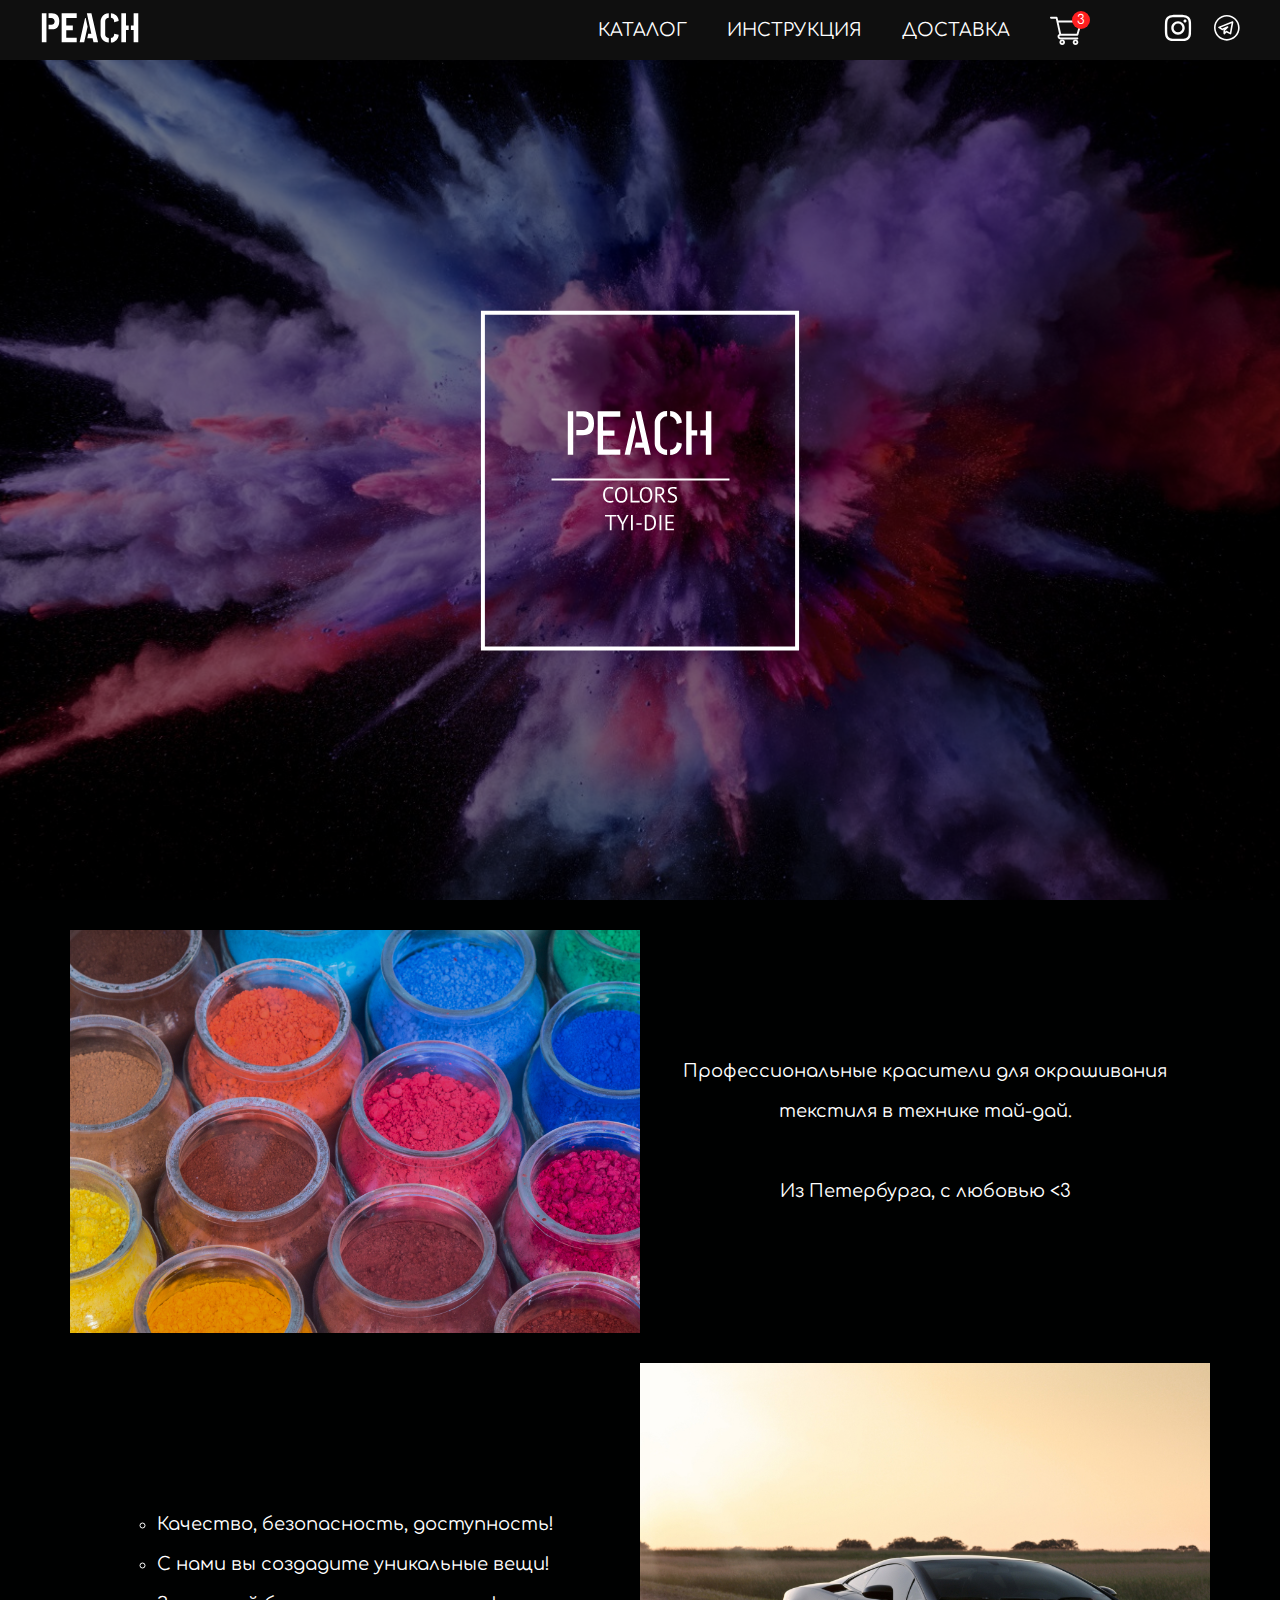
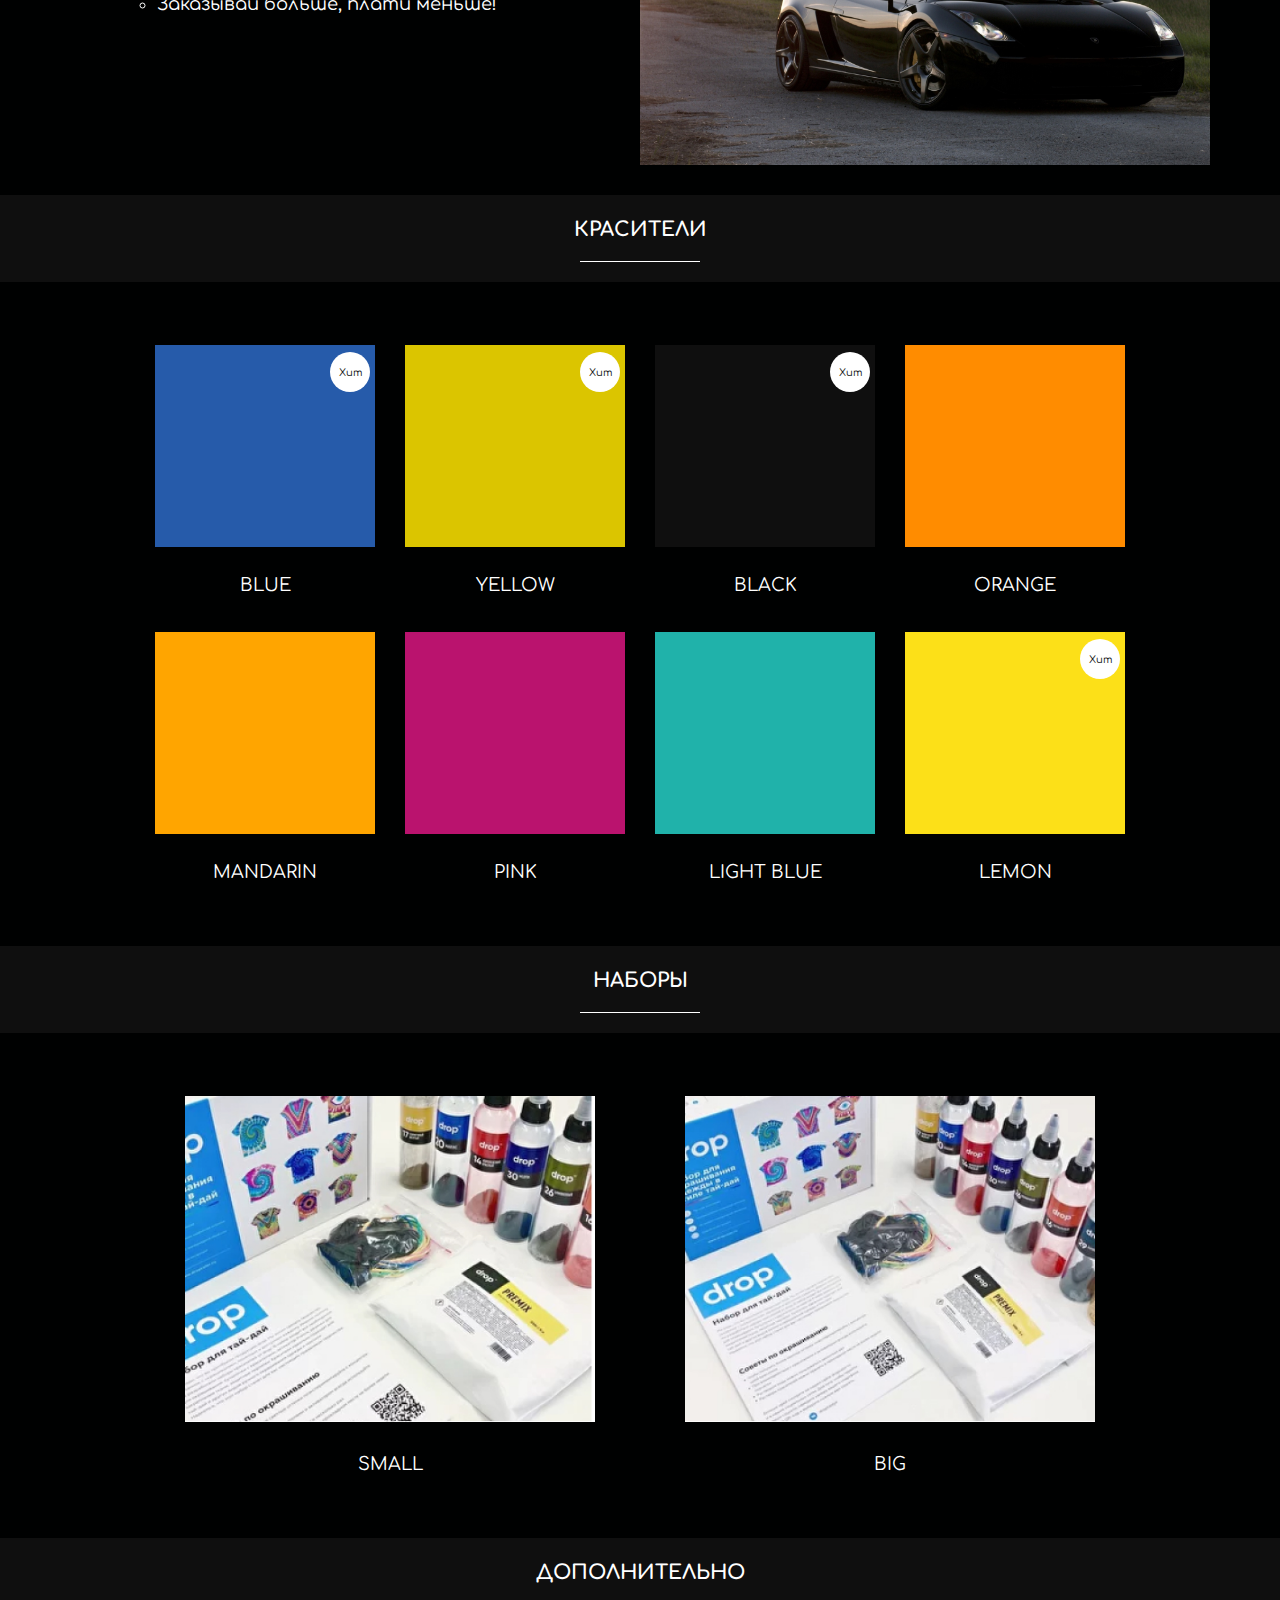
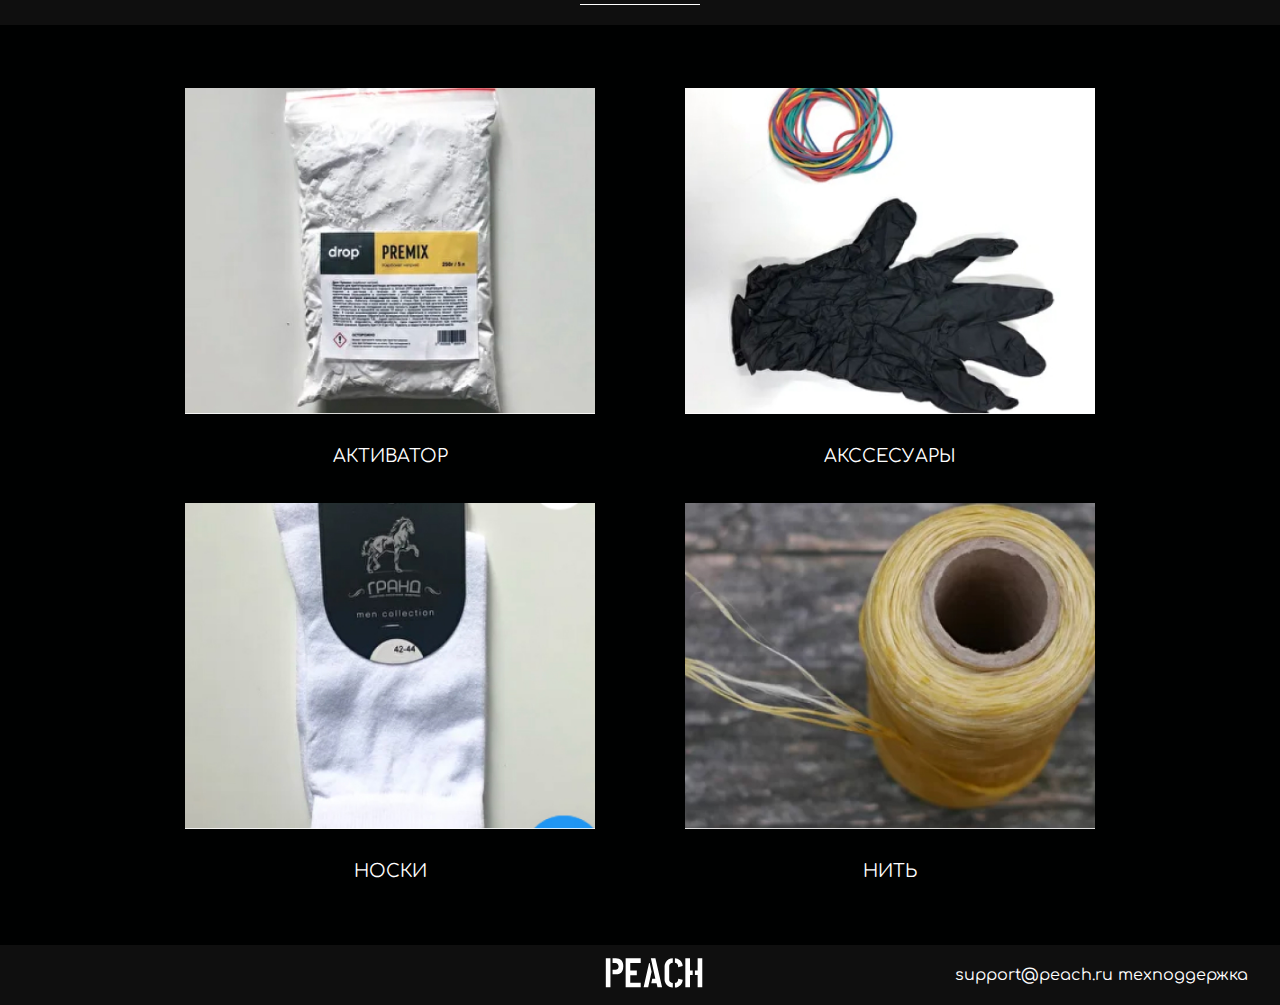
<file: index.html>
<!DOCTYPE html>
<html lang="ru">

<head>
    <meta charset="UTF-8">
    <meta name="viewport" content="width=device-width, initial-scale=1.0">
    <link href="https://fonts.googleapis.com/css2?family=Comfortaa:wght@400;700&display=swap" rel="stylesheet">
    <link rel="stylesheet" href="https://unpkg.com/swiper/swiper-bundle.min.css" />
    <link rel="stylesheet" href="css/style.css">
    <script src="https://unpkg.com/swiper/swiper-bundle.min.js" defer></script>
    <script src="./script/scroll.js" defer></script>
    <script src="./script/swiper.js" defer></script>
    <script src="script/index.js" type="module" defer></script>

    <title>Petch - Главная страница</title>
</head>

<body>
    <header class="header">
        <div class="header-block">
            <a href="index.html" class="header-block__logo">
                <svg class="icon">
                    <use xlink:href="image/icons/icons.svg#logo-menu"></use>
                </svg>
            </a>
            <nav class="header-nav">
                <div class="header-nav__menu">
                    <a href="#catalog" id="scroll" class="header-nav__link">Каталог</a>
                    <a href="./instruction.html" class="header-nav__link">Инструкция</a>
                    <a href="./delivery.html" class="header-nav__link">Доставка</a>
                    <a href="./shopping-cart.html" class="header-nav__link link-shopping-cart">
                        <img src="./image/icons/shopping-cart.svg" alt="" class="icon-shopping-cart">
                        <span class="number-shopping-cart">3</span>
                    </a>
                </div>
                <div class="header-nav__social">
                    <a href="#" class="header-nav__social-link">
                        <svg class="icon" width="30" height="30">
                            <use xlink:href="image/icons/icons.svg#instagram"></use>
                        </svg>
                    </a>
                    <a href="#" class="header-nav__social-link">
                        <svg class="icon" width="26" height="30">
                            <use xlink:href="image/icons/icons.svg#telegram"></use>
                        </svg>
                    </a>
                </div>
            </nav>

            <div class="mobail-menu">
                <span class="mobail-menu__btn"></span>
            </div>
        </div>
    </header>
    <section class="hero">
        <svg class="icon hero__logo">
            <use xlink:href="image/icons/icons.svg#logo"></use>
        </svg>
    </section>

    <section class="about">
        <div class="about-block">
            <img src="image/about/01.jpg" alt="" class="about-block__img">
            <div class="about-block__text">
                <p class="about-block__description">
                    Профессиональные красители для окрашивания текстиля в технике тай-дай.
                    <br><br>
                    Из Петербурга, с любовью &#60;3
                </p>
            </div>
        </div>
        <div class="about-block">
            <img src="image/about/02.jpg" alt="" class="about-block__img">
            <div class="about-block__text">
                <ul class="about-block__list">
                    <li class="about-block__item">Качество, безопасность, доступность!</li>
                    <li class="about-block__item">С нами вы создадите уникальные вещи!</li>
                    <li class="about-block__item">Заказывай больше, плати меньше!</li>
                </ul>
            </div>
        </div>
    </section>

    <section id="catalog" class="catalog dyes">
        <h2 class="catalog__title">КРАСИТЕЛИ</h2>
        <div class="catalog__cads">
            <div class="catalog__card dyes__card" data-color="#265baa">
                <span class="dyes__hit">Хит</span>
                <div class="catalog__img dyes__img"></div>
                <span class="catalog__text">BLUE</span>
            </div>

            <div class="catalog__card dyes__card" data-color="#dbc500">
                <span class="dyes__hit">Хит</span>
                <div class="catalog__img dyes__img"></div>
                <span class="catalog__text">YELLOW</span>
            </div>

            <div class="catalog__card dyes__card" data-color="#0F0F0F">
                <span class="dyes__hit">Хит</span>
                <div class="catalog__img dyes__img"></div>
                <span class="catalog__text">BLACK</span>
            </div>

            <div class="catalog__card dyes__card" data-color="#FF8C00">
                <span class="dyes__hit hide">Хит</span>
                <div class="catalog__img dyes__img"></div>
                <span class="catalog__text">ORANGE</span>
            </div>

            <div class="catalog__card dyes__card" data-color="#FFA500">
                <span class="dyes__hit hide">Хит</span>
                <div class="catalog__img dyes__img"></div>
                <span class="catalog__text">MANDARIN</span>
            </div>

            <div class="catalog__card dyes__card" data-color="#ba136e">
                <span class="dyes__hit hide">Хит</span>
                <div class="catalog__img dyes__img"></div>
                <span class="catalog__text">PINK</span>
            </div>

            <div class="catalog__card dyes__card" data-color="#20B2AA">
                <span class="dyes__hit hide">Хит</span>
                <div class="catalog__img dyes__img"></div>
                <span class="catalog__text">LIGHT BLUE</span>
            </div>

            <div class="catalog__card dyes__card" data-color="#fce018">
                <span class="dyes__hit">Хит</span>
                <div class="catalog__img dyes__img"></div>
                <span class="catalog__text">LEMON</span>
            </div>
        </div>
    </section>

    <section class="catalog kit">
        <h2 class="catalog__title">Наборы</h2>
        <div class="catalog__cads">
            <div class="catalog__card kit__card" data-kit="small">
                <div class="catalog__img">
                    <img src="image/kit/small.jpg" alt="">
                </div>
                <span class="catalog__text">Small</span>
            </div>

            <div class="catalog__card kit__card" data-kit="big">
                <div class="catalog__img">
                    <img src="image/kit/big.jpg" alt="">
                </div>
                <span class="catalog__text">Big</span>
            </div>
        </div>
    </section>

    <section class="catalog additionally">
        <h2 class="catalog__title">Дополнительно</h2>
        <div class="catalog__cads">
            <div class="catalog__card additionally__card" data-additionally="activator">
                <div class="catalog__img">
                    <img src="image/additionally/activator.jpg" alt="activator">
                </div>
                <span class="catalog__text">Активатор</span>
            </div>

            <div class="catalog__card additionally__card" data-additionally="accessories">
                <div class="catalog__img">
                    <img src="image/additionally/accessories.jpg" alt="accessories">
                </div>
                <span class="catalog__text">Акссесуары</span>
            </div>

            <div class="catalog__card additionally__card" data-additionally="socks">
                <div class="catalog__img">
                    <img src="image/additionally/socks.jpg" alt="socks">
                </div>
                <span class="catalog__text">Носки</span>
            </div>

            <div class="catalog__card additionally__card" data-additionally="thread">
                <div class="catalog__img">
                    <img src="image/additionally/thread.jpg" alt="thread">
                </div>
                <span class="catalog__text">Нить</span>
            </div>
        </div>
    </section>

    <footer class="footer">
        <div class="footer-block">
            <div class="footer-block__logo">
                <svg class="icon">
                    <use xlink:href="image/icons/icons.svg#logo-menu"></use>
                </svg>
            </div>
            <span class="footer-block__support">
                <a href="mailto:support@peach.ru">support@peach.ru</a> техподдержка
            </span>
        </div>
    </footer>

    <div class="modal hide">
        <div class="modal__content">
            <button class="modal__close">
                <svg class="icon">
                    <use xlink:href="image/icons/icons.svg#close"></use>
                  </svg>
            </button>
            <div class="modal__block modal__block_left">
                <div class="swiper-container">
                    <div class="swiper-wrapper">
                        <div class="swiper-slide" >
                            <img src="./image/pink.jpg"  alt="">
                        </div>
                        <div class="swiper-slide" >
                            <img src="./image/pink.jpg"  alt="">
                        </div>
                        <div class="swiper-slide" >
                            <img src="./image/pink.jpg"  alt="">
                        </div>
                    </div>
                    
                    <span class="modal-slider__prev">
                        <img src="./image/icons/left-arrow.svg" alt="icon: left-arrow">
                    </span>
                    <span class="modal-slider__next">
                        <img  src="./image/icons/right-arrow.svg" alt="icon: right-arrow">
                    </span>
                </div>
                
            </div>
            <div class="modal__block modal__block_right">
                <h2 class="modal__title">Blue</h2>
                <span class="modal__price">180p</span>
                <div class="modal__select select-block">
                    <span class="select-block__title">Выберите объем</span>
                    <select class="select-block__select">
                        <option value="10" class="select-block__item">10 гр</option>
                        <option value="25" class="select-block__item">25 гр</option>
                        <option value="50" class="select-block__item">50 гр</option>
                    </select>
                </div>
                <button class="modal__btn">В КОРЗИНУ</button>
                <p class="modal__description">
                    Краситель для тканей растительного происхождения (хлопок, лён, вискоза). Подходит для домашнего использования.
                    <br><br>
                    На окрашивание одной футболки в среднем необходимо 2-3 гр. красителя.
                    <br><br>
                    Чтобы достичь максимальной яркости изделия, смешайте раствор исходя из пропорции 3 гр. на 100 мл воды. Также при уменьшении концентрацииможно достичь более светлых оттенков.
                    <br><br>
                    Не забудьте приобрести активатор. Он необходим в процессе окрашивания.
                </p>
            </div>
        </div>
    </div>


</body>

</html>
</file>
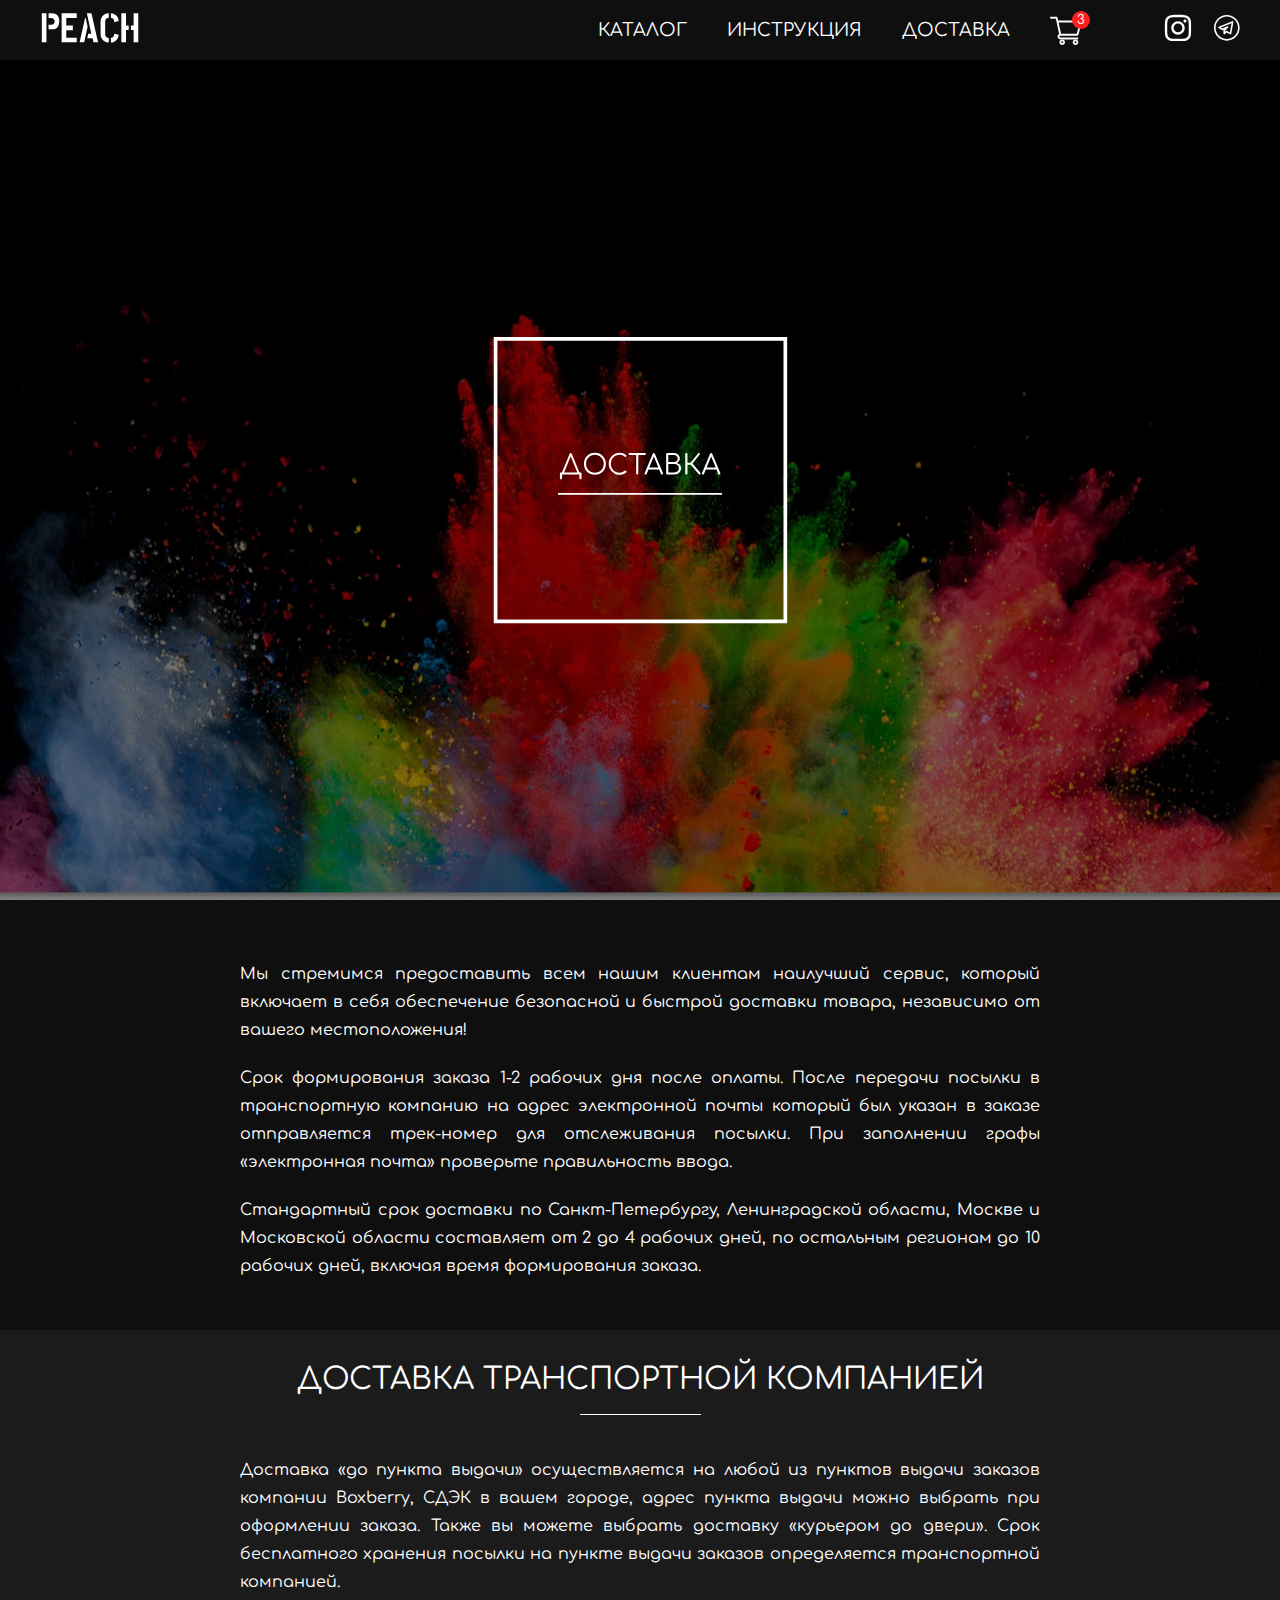
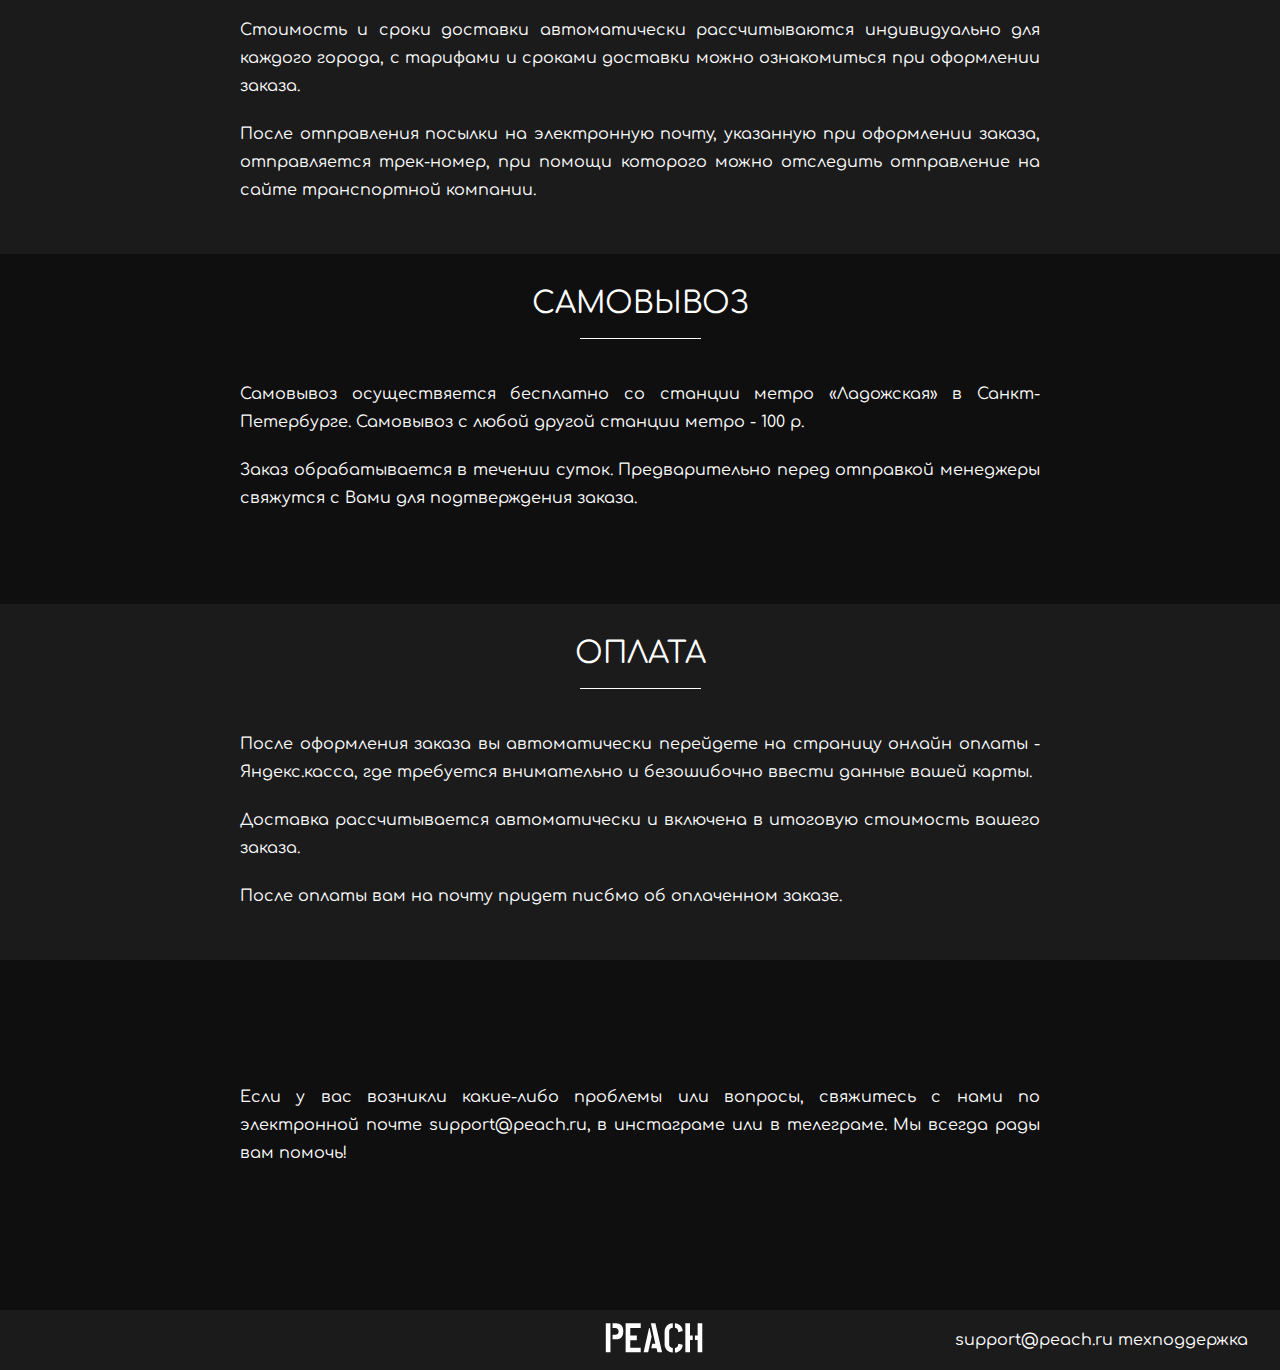
<file: delivery.html>
<!DOCTYPE html>
<html lang="ru">

<head>
    <meta charset="UTF-8">
    <meta name="viewport" content="width=device-width, initial-scale=1.0">
    <link href="https://fonts.googleapis.com/css2?family=Comfortaa:wght@400;700&display=swap" rel="stylesheet">
    <link rel="stylesheet" href="css/style.css">
    <script src="script/index.js" type="module" defer></script>
    <title>Petch - Доставка</title>
</head>

<body>
    <header class="header">
        <div class="header-block">
            <a href="index.html" class="header-block__logo">
                <svg class="icon">
                    <use xlink:href="image/icons/icons.svg#logo-menu"></use>
                </svg>
            </a>
            <nav class="header-nav">
                <div class="header-nav__menu">
                    <a href="./index.html#catalog" class="header-nav__link">Каталог</a>
                    <a href="./instruction.html" class="header-nav__link">Инструкция</a>
                    <a href="#" class="header-nav__link">Доставка</a>
                    <a href="./shopping-cart.html" class="header-nav__link link-shopping-cart">
                        <img src="./image/icons/shopping-cart.svg" alt="" class="icon-shopping-cart">
                        <span class="number-shopping-cart">3</span>
                    </a>
                </div>
                <div class="header-nav__social">
                    <a href="#" class="header-nav__social-link">
                        <svg class="icon" width="30" height="30">
                            <use xlink:href="image/icons/icons.svg#instagram"></use>
                        </svg>
                    </a>
                    <a href="#" class="header-nav__social-link">
                        <svg class="icon" width="26" height="30">
                            <use xlink:href="image/icons/icons.svg#telegram"></use>
                        </svg>
                    </a>
                </div>
            </nav>

            <div class="mobail-menu">
                <span class="mobail-menu__btn"></span>
            </div>
        </div>
    </header>
    <section class="hero hero-delivery">
        <svg class="icon hero__logo">
            <use xlink:href="image/icons/icons.svg#logo-delivery"></use>
        </svg>
    </section>

    <section class="delivery">
        <div class="delivery-dark delivery-block__first">
            <div class="delivery-block">
                <p class="delivery__description">Мы стремимся предоставить всем нашим клиентам наилучший сервис, который включает в себя обеспечение безопасной и быстрой доставки товара, независимо от вашего местоположения!</p>

                <p class="delivery__description">Срок формирования заказа 1-2 рабочих дня после оплаты. После передачи посылки в транспортную компанию на адрес электронной почты который был указан в заказе отправляется трек-номер для отслеживания посылки. При заполнении графы «электронная почта» проверьте правильность ввода.</p>
                    
                <p class="delivery__description">Стандартный срок доставки по Санкт-Петербургу, Ленинградской области, Москве и Московской области  составляет от 2 до 4 рабочих дней, по остальным регионам до 10 рабочих дней, включая время формирования заказа.</p>
            </div>
        </div>
        <div class="delivery-gray">
            <div class="delivery-block">
                <h1 class="delivery__title">ДОСТАВКА ТРАНСПОРТНОЙ КОМПАНИЕЙ</h1>
                <p class="delivery__description">Доставка «до пункта выдачи» осуществляется на любой из пунктов выдачи заказов компании Boxberry, СДЭК в вашем городе, адрес пункта выдачи можно выбрать при оформлении заказа. Также вы можете выбрать доставку «курьером до двери». Срок бесплатного хранения посылки на пункте выдачи заказов определяется транспортной компанией.</p>

                <p class="delivery__description">Стоимость и сроки доставки автоматически рассчитываются индивидуально для каждого города, с тарифами и сроками доставки можно ознакомиться при оформлении заказа.</p>
                    
                <p class="delivery__description">После отправления посылки на электронную почту, указанную при оформлении заказа, отправляется трек-номер, при помощи которого можно отследить отправление на сайте транспортной компании.</p>
            </div>
        </div>
        <div class="delivery-dark">
            <div class="delivery-block">
                <h1 class="delivery__title">САМОВЫВОЗ</h1>
                <p class="delivery__description">Самовывоз осуществяется бесплатно со станции метро «Ладожская» в Санкт-Петербурге. Самовывоз с любой другой станции метро - 100 р.</p>

                <p class="delivery__description">Заказ обрабатывается в течении суток. Предварительно перед отправкой менеджеры свяжутся с Вами для подтверждения заказа.</p>
            </div>
        </div>
        <div class="delivery-gray">
            <div class="delivery-block">
                <h1 class="delivery__title">ОПЛАТА</h1>
                <p class="delivery__description">После оформления заказа вы автоматически перейдете на страницу онлайн оплаты - Яндекс.касса, где требуется внимательно и безошибочно ввести данные вашей карты.</p>

                <p class="delivery__description">Доставка рассчитывается автоматически и включена в итоговую стоимость вашего заказа.</p>
                    
                <p class="delivery__description">После оплаты вам на почту придет писбмо об оплаченном заказе.</p>
            </div>
        </div>
        <div class="delivery-dark">
            <div class="delivery-block delivery-block__last ">
                <p class="delivery__description">Если у вас возникли какие-либо проблемы или вопросы, свяжитесь с нами по электронной почте  <a href="mailto:support@peach.ru" class="delivery__link">support@peach.ru</a>, в инстаграме или в телеграме. Мы всегда рады вам помочь!</p>
            </div>
        </div>
    </section>


    <footer class="footer" style="background: #1B1B1C">
        <div class="footer-block">
            <div class="footer-block__logo">
                <svg class="icon">
                    <use xlink:href="image/icons/icons.svg#logo-menu"></use>
                </svg>
            </div>
            <span class="footer-block__support">
                <a href="mailto:support@peach.ru">support@peach.ru</a> техподдержка
            </span>
        </div>
    </footer>

    <div class="modal hide">
        <div class="modal__content">
            <button class="modal__close">
                <svg class="icon">
                    <use xlink:href="image/icons/icons.svg#close"></use>
                  </svg>
            </button>
            <div class="modal__block modal__block_left">
                <div class="modal__img" style="background: #265baa;"></div>
                <span class="modal__name">BLUE</span>
            </div>
            <div class="modal__block modal__block_right">
                <h2 class="modal__title">Blue</h2>
                <span class="modal__price">180p</span>
                <div class="modal__select select-block">
                    <span class="select-block__title">Выберите объем</span>
                    <select class="select-block__select">
                        <option value="10" class="select-block__item">10 гр</option>
                        <option value="25" class="select-block__item">25 гр</option>
                        <option value="50" class="select-block__item">50 гр</option>
                        <option value="100" class="select-block__item">100 гр</option>
                    </select>
                </div>
                <button class="modal__btn">В КОРЗИНУ</button>
                <p class="modal___description">
                    Краситель для тканей растительного происхождения (хлопок, лён, вискоза). Подходит для домашнего использования.
                    <br><br>
                    На окрашивание одной футболки в среднем необходимо 2-3 гр. красителя.
                    <br><br>
                    Чтобы достичь максимальной яркости изделия, смешайте раствор исходя из пропорции 3 гр. на 100 мл воды. Также при уменьшении концентрацииможно достичь более светлых оттенков.
                    <br><br>
                    Не забудьте приобрести активатор. Он необходим в процессе окрашивания.
                </p>
            </div>
        </div>
    </div>


</body>

</html>
</file>
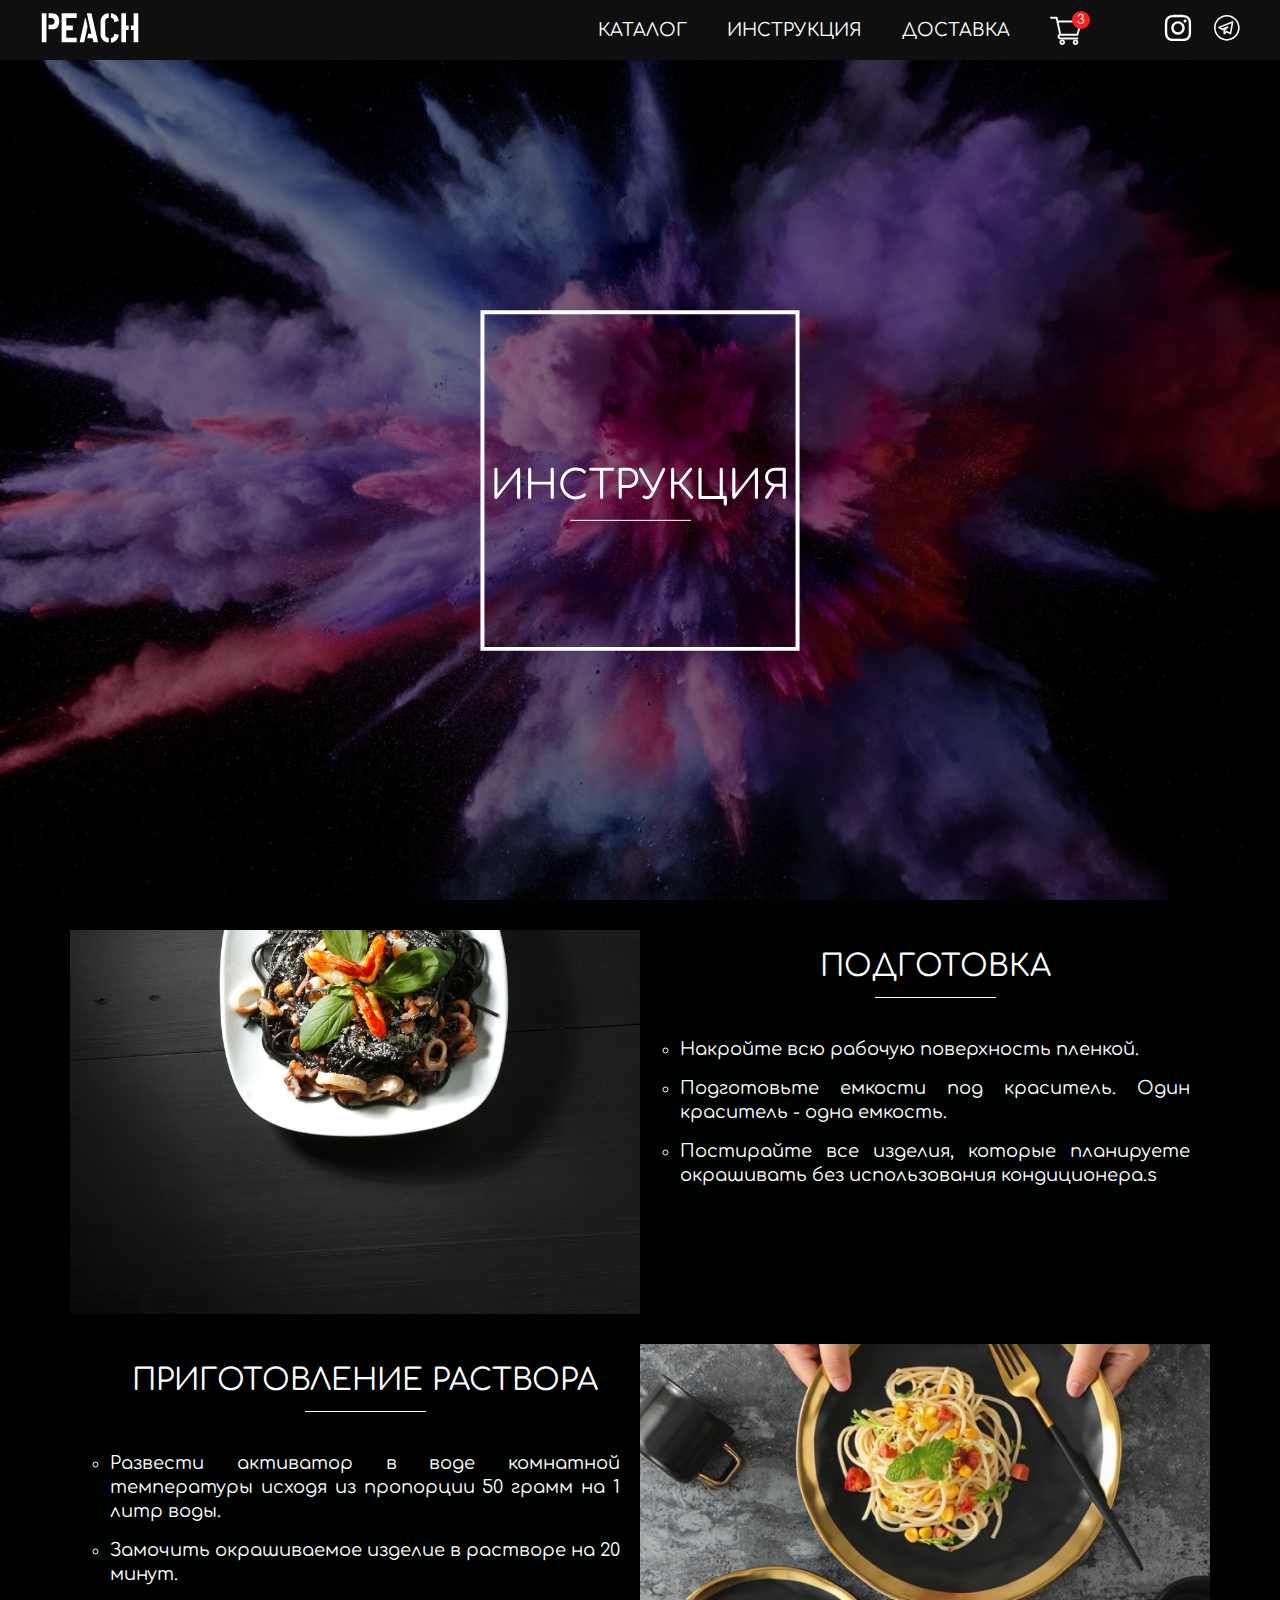
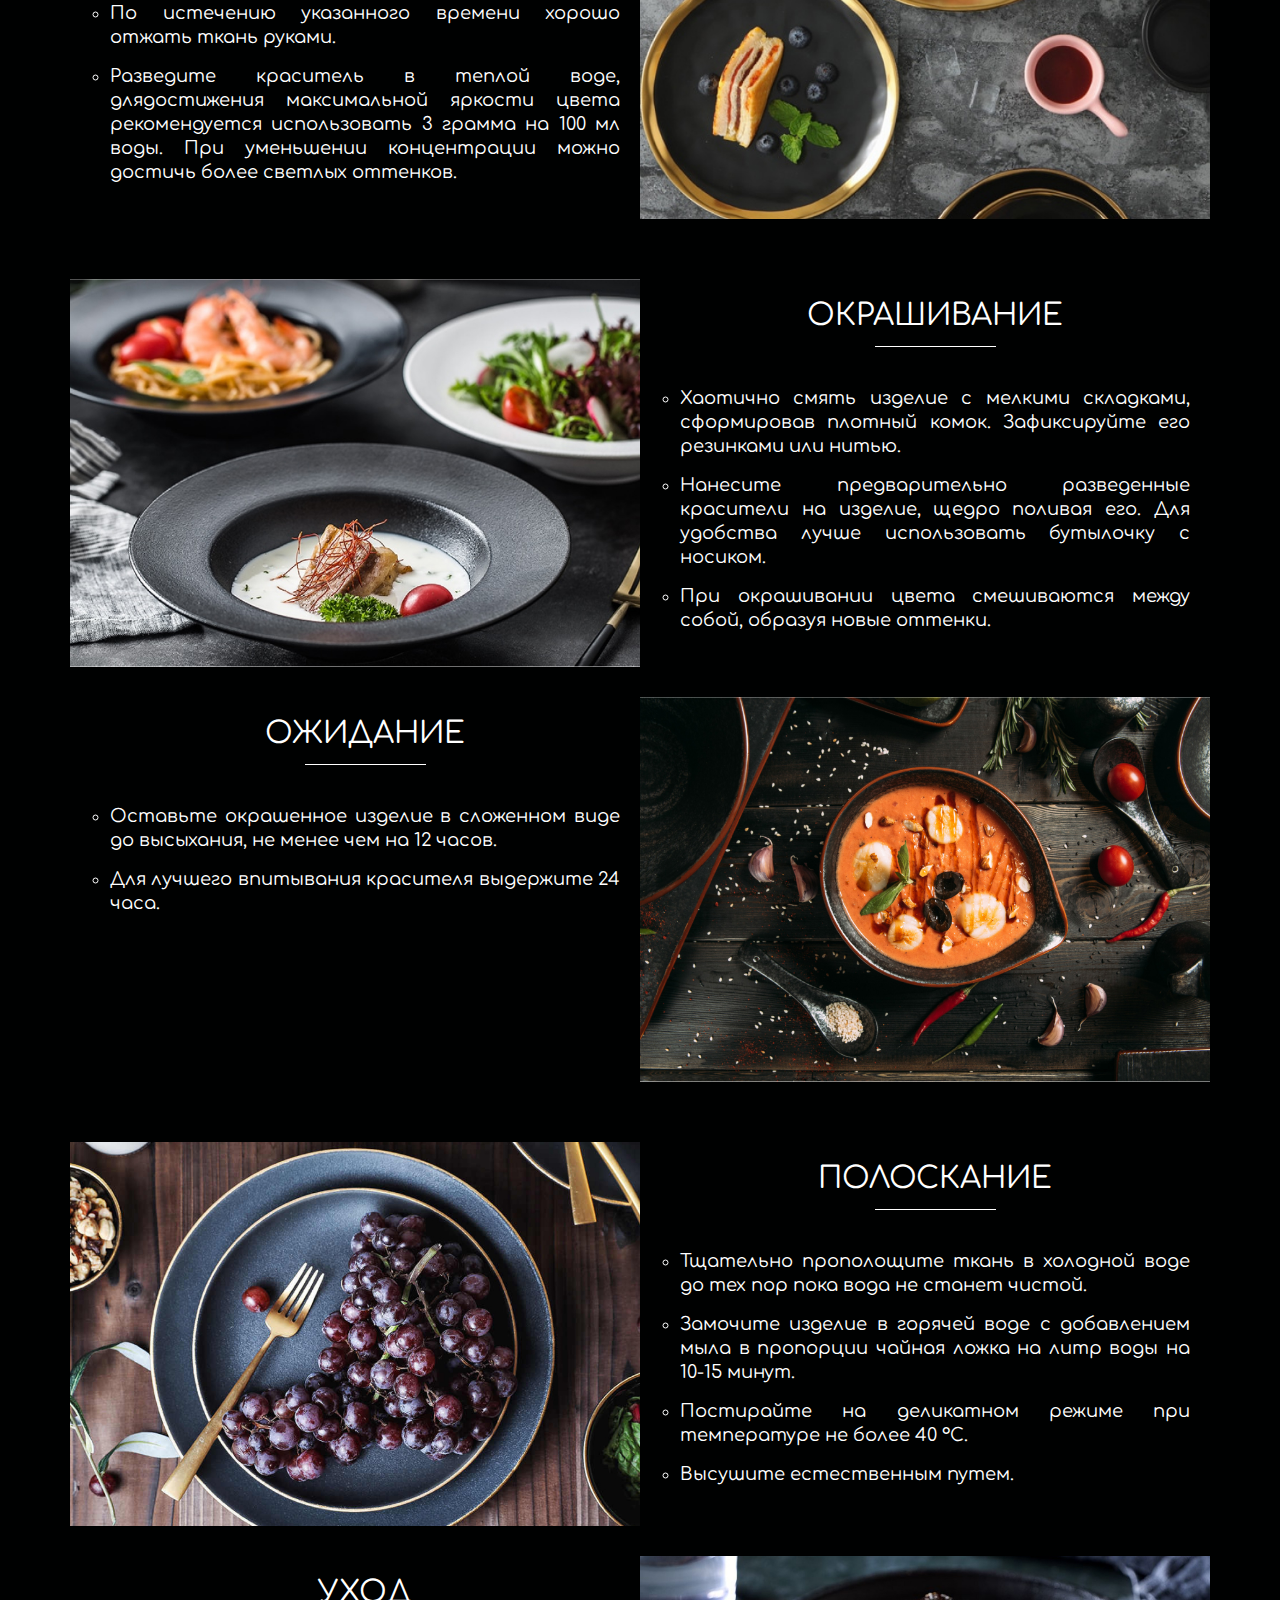
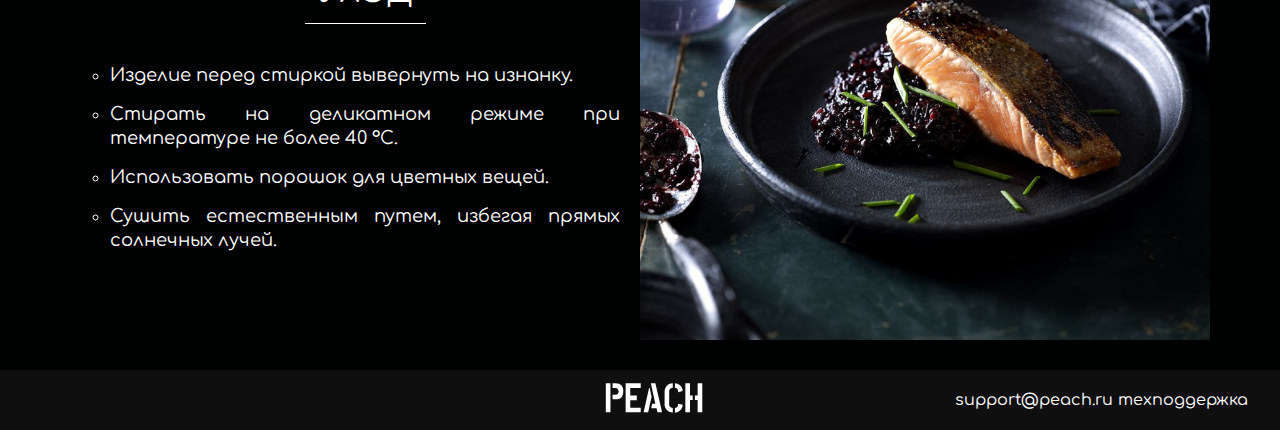
<file: instruction.html>
<!DOCTYPE html>
<html lang="ru">

<head>
    <meta charset="UTF-8">
    <meta name="viewport" content="width=device-width, initial-scale=1.0">
    <link href="https://fonts.googleapis.com/css2?family=Comfortaa:wght@400;700&display=swap" rel="stylesheet">
    <link rel="stylesheet" href="css/style.css">
    <script src="script/index.js" type="module" defer></script>
    <title>Petch - Инструкиця</title>
</head>

<body>
    <header class="header">
        <div class="header-block">
            <a href="index.html" class="header-block__logo">
                <svg class="icon">
                    <use xlink:href="image/icons/icons.svg#logo-menu"></use>
                </svg>
            </a>
            <nav class="header-nav">
                <div class="header-nav__menu">
                    <a href="./index.html#catalog" class="header-nav__link">Каталог</a>
                    <a href="#" class="header-nav__link">Инструкция</a>
                    <a href="./delivery.html" class="header-nav__link">Доставка</a>
                    <a href="./shopping-cart.html" class="header-nav__link link-shopping-cart">
                        <img src="./image/icons/shopping-cart.svg" alt="" class="icon-shopping-cart">
                        <span class="number-shopping-cart">3</span>
                    </a>
                </div>
                <div class="header-nav__social">
                    <a href="#" class="header-nav__social-link">
                        <svg class="icon" width="30" height="30">
                            <use xlink:href="image/icons/icons.svg#instagram"></use>
                        </svg>
                    </a>
                    <a href="#" class="header-nav__social-link">
                        <svg class="icon" width="26" height="30">
                            <use xlink:href="image/icons/icons.svg#telegram"></use>
                        </svg>
                    </a>
                </div>
            </nav>

            <div class="mobail-menu">
                <span class="mobail-menu__btn"></span>
            </div>
        </div>
    </header>
    <section class="hero">
        <svg class="icon hero__logo">
            <use xlink:href="image/icons/icons.svg#instruction"></use>
        </svg>
    </section>

    <section class="instruction">
        <div class="instruction-block">
            <img src="image/instruction/01.jpg" alt="" class="instruction-block__img">
            <div class="instruction-block__text">
                <h1 class="instruction-block__title">ПОДГОТОВКА</h1>
                <ul class="instruction-block__list">
                    <li class="instruction-block__item">Накройте всю рабочую поверхность пленкой.</li>
                    <li class="instruction-block__item">Подготовьте емкости под краситель. Один краситель - одна емкость.</li>
                    <li class="instruction-block__item">Постирайте все изделия, которые планируете окрашивать без использования кондиционера.s</li>
                </ul>
            </div>
        </div>
        <div class="instruction-block">
            <img src="image/instruction/02.jpg" alt="" class="instruction-block__img">
            <div class="instruction-block__text">
                <h1 class="instruction-block__title">ПРИГОТОВЛЕНИЕ РАСТВОРА </h1>
                <ul class="instruction-block__list">
                    <li class="instruction-block__item">Развести активатор в воде комнатной температуры исходя из пропорции 50 грамм на 1 литр воды.</li>
                    <li class="instruction-block__item">Замочить окрашиваемое изделие в растворе на 20 минут.</li>
                    <li class="instruction-block__item">По истечению указанного времени хорошо отжать ткань руками.</li>
                    <li class="instruction-block__item">Разведите краситель в теплой воде, длядостижения максимальной яркости цвета рекомендуется использовать 3 грамма на 100 мл воды. При уменьшении концентрации можно достичь более светлых оттенков.</li>
                </ul>
            </div>
        </div>
        <div class="instruction-block">
            <img src="image/instruction/03.jpg" alt="" class="instruction-block__img">
            <div class="instruction-block__text">
                <h1 class="instruction-block__title">ОКРАШИВАНИЕ</h1>
                <ul class="instruction-block__list">
                    <li class="instruction-block__item">Хаотично смять изделие с мелкими складками, сформировав плотный комок. Зафиксируйте его резинками или нитью.</li>
                    <li class="instruction-block__item">Нанесите предварительно разведенные красители на изделие, щедро поливая его. Для удобства лучше использовать бутылочку с носиком.</li>
                    <li class="instruction-block__item">При окрашивании цвета смешиваются между собой, образуя новые оттенки.</li>
                </ul>
            </div>
        </div>
        <div class="instruction-block">
            <img src="image/instruction/04.jpg" alt="" class="instruction-block__img">
            <div class="instruction-block__text">
                <h1 class="instruction-block__title">ОЖИДАНИЕ</h1>
                <ul class="instruction-block__list">
                    <li class="instruction-block__item">Оставьте окрашенное изделие в сложенном виде до высыхания, не менее чем на 12 часов.</li>
                    <li class="instruction-block__item">Для лучшего впитывания красителя выдержите 24 часа.</li>
                </ul>
            </div>
        </div>
        <div class="instruction-block">
            <img src="image/instruction/05.jpg" alt="" class="instruction-block__img">
            <div class="instruction-block__text">
                <h1 class="instruction-block__title">ПОЛОСКАНИЕ</h1>
                <ul class="instruction-block__list">
                    <li class="instruction-block__item">Тщательно прополощите ткань в холодной воде до тех пор пока вода не станет чистой.</li>
                    <li class="instruction-block__item">Замочите изделие в горячей воде с добавлением мыла в пропорции чайная ложка на литр воды на 10-15 минут.</li>
                    <li class="instruction-block__item">Постирайте на деликатном режиме при температуре не более 40 °C.</li>
                    <li class="instruction-block__item">Высушите естественным путем.</li>
                </ul>
            </div>
        </div>
        <div class="instruction-block">
            <img src="image/instruction/06.jpg" alt="" class="instruction-block__img">
            <div class="instruction-block__text">
                <h1 class="instruction-block__title">УХОД</h1>
                <ul class="instruction-block__list">
                    <li class="instruction-block__item">Изделие перед стиркой вывернуть на изнанку.</li>
                    <li class="instruction-block__item">Стирать на деликатном режиме при температуре не более 40 °C.</li>
                    <li class="instruction-block__item">Использовать порошок для цветных вещей.</li>
                    <li class="instruction-block__item">Сушить естественным путем, избегая прямых солнечных лучей.</li>
                </ul>
            </div>
        </div>
    </section>

    <footer class="footer">
        <div class="footer-block">
            <div class="footer-block__logo">
                <svg class="icon">
                    <use xlink:href="image/icons/icons.svg#logo-menu"></use>
                </svg>
            </div>
            <span class="footer-block__support">
                <a href="mailto:support@peach.ru">support@peach.ru</a> техподдержка
            </span>
        </div>
    </footer>

    <div class="modal hide">
        <div class="modal__content">
            <button class="modal__close">
                <svg class="icon">
                    <use xlink:href="image/icons/icons.svg#close"></use>
                  </svg>
            </button>
            <div class="modal__block modal__block_left">
                <div class="modal__img" style="background: #265baa;"></div>
                <span class="modal__name">BLUE</span>
            </div>
            <div class="modal__block modal__block_right">
                <h2 class="modal__title">Blue</h2>
                <span class="modal__price">180p</span>
                <div class="modal__select select-block">
                    <span class="select-block__title">Выберите объем</span>
                    <select class="select-block__select">
                        <option value="10" class="select-block__item">10 гр</option>
                        <option value="25" class="select-block__item">25 гр</option>
                        <option value="50" class="select-block__item">50 гр</option>
                        <option value="100" class="select-block__item">100 гр</option>
                    </select>
                </div>
                <button class="modal__btn">В КОРЗИНУ</button>
                <p class="modal__description">
                    Краситель для тканей растительного происхождения (хлопок, лён, вискоза). Подходит для домашнего использования.
                    <br><br>
                    На окрашивание одной футболки в среднем необходимо 2-3 гр. красителя.
                    <br><br>
                    Чтобы достичь максимальной яркости изделия, смешайте раствор исходя из пропорции 3 гр. на 100 мл воды. Также при уменьшении концентрацииможно достичь более светлых оттенков.
                    <br><br>
                    Не забудьте приобрести активатор. Он необходим в процессе окрашивания.
                </p>
            </div>
        </div>
    </div>


</body>

</html>
</file>
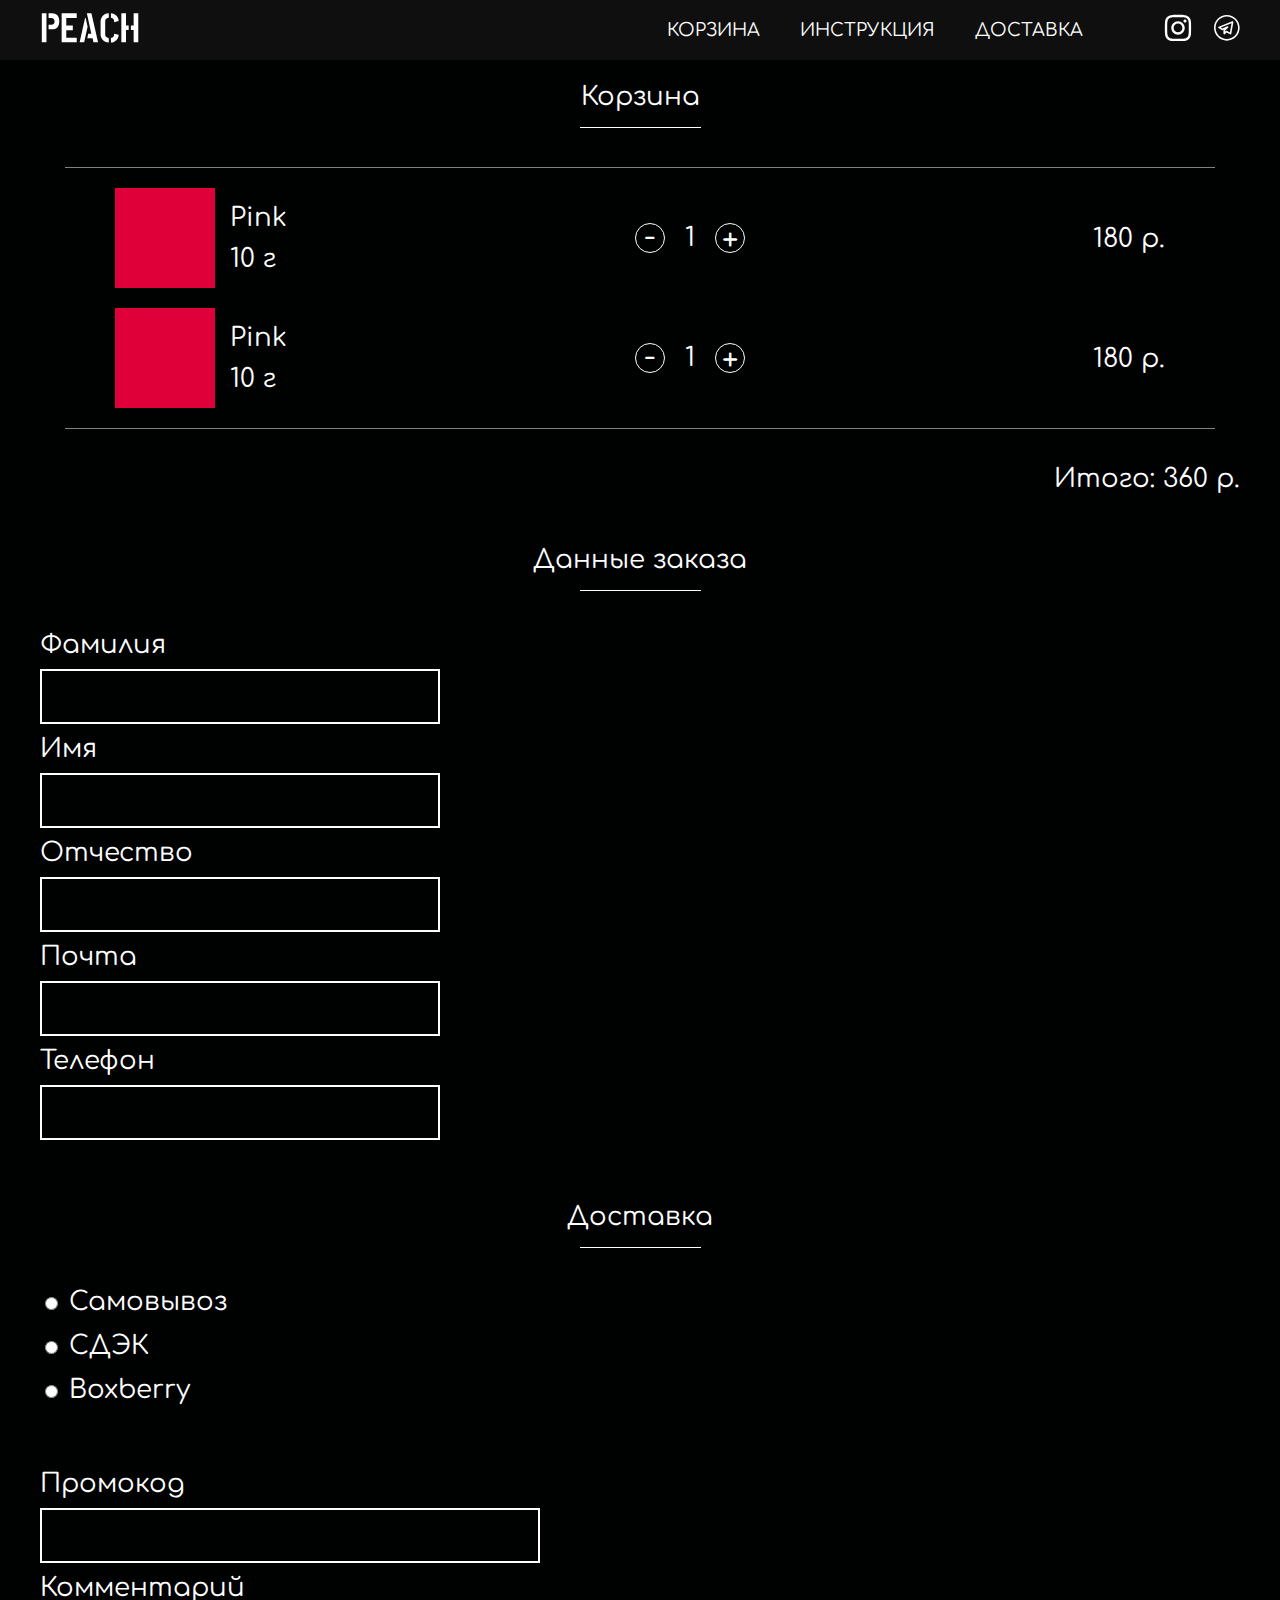
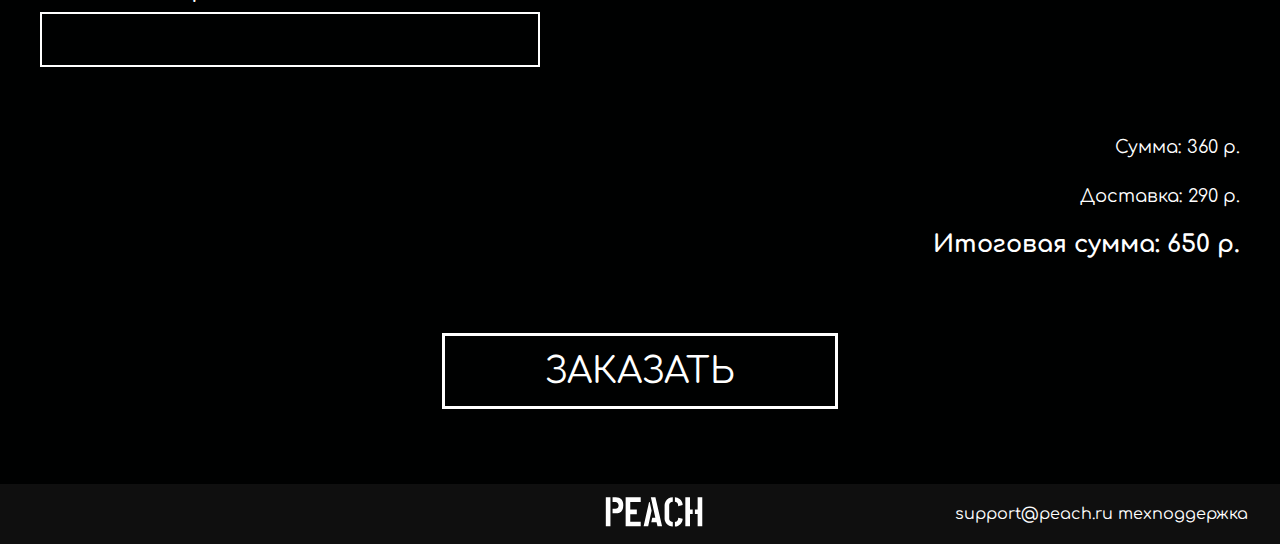
<file: shopping-cart.html>
<!DOCTYPE html>
<html lang="ru">

<head>
    <meta charset="UTF-8">
    <meta name="viewport" content="width=device-width, initial-scale=1.0">
    <link href="https://fonts.googleapis.com/css2?family=Comfortaa:wght@400;700&display=swap" rel="stylesheet">
    <link rel="stylesheet" href="css/style.css">
    <script src="script/index.js" type="module" defer></script>
    <title>Petch - Главная страница</title>
</head>

<body>
    <header class="header">
        <div class="header-block">
            <a href="index.html" class="header-block__logo">
                <svg class="icon">
                    <use xlink:href="image/icons/icons.svg#logo-menu"></use>
                </svg>
            </a>
            <nav class="header-nav">
                <div class="header-nav__menu">
                    <a href="./index.html#catalog" class="header-nav__link">Корзина</a>
                    <a href="./instruction.html" class="header-nav__link">Инструкция</a>
                    <a href="./delivery.html" class="header-nav__link">Доставка</a>
                </div>
                <div class="header-nav__social">
                    <a href="#" class="header-nav__social-link">
                        <svg class="icon" width="30" height="30">
                            <use xlink:href="image/icons/icons.svg#instagram"></use>
                        </svg>
                    </a>
                    <a href="#" class="header-nav__social-link">
                        <svg class="icon" width="26" height="30">
                            <use xlink:href="image/icons/icons.svg#telegram"></use>
                        </svg>
                    </a>
                </div>
            </nav>

            <div class="mobail-menu">
                <span class="mobail-menu__btn"></span>
            </div>
        </div>
    </header>

    <section class="shop">
        <div class="shop-block">
            <div class="shop-catd">
                <h1 class="shop__title">Корзина</h1>
                <div class="shop__items">
                    <div class="shop__item">
                        <div class="shop-item__name">
                            <img src="./image/pink.jpg" alt="" class="shop-item__img">
                            <div class="shop-item__description">
                                <p class="shop-item__name">Pink</p>
                                <p class="shop-item__weight">10 г</p>
                            </div>
                        </div>
                        <div class="shop-item__numbers">
                            <span class="shop-item__remove">-</span>
                            <span class="shop-item__number">1</span>
                            <span class="shop-item__add">+</span>
                        </div>
                        <p class="shop-item__cost"><span>180</span> р.</p>
                    </div>
                    <div class="shop__item">
                        <div class="shop-item__name">
                            <img src="./image/pink.jpg" alt="" class="shop-item__img">
                            <div class="shop-item__description">
                                <p class="shop-item__name">Pink</p>
                                <p class="shop-item__weight">10 г</p>
                            </div>
                        </div>
                        <div class="shop-item__numbers">
                            <span class="shop-item__remove">-</span>
                            <span class="shop-item__number">1</span>
                            <span class="shop-item__add">+</span>
                        </div>
                        <p class="shop-item__cost"><span>180</span> р.</p>
                    </div>
                </div>
                <p class="shop-item__summ">Итого: <span>360</span> р.</p>
            </div>
            <div class="shop-form">
                <h1 class="shop__title">Данные заказа</h1>
                <form action="" class="form-personal-data">
                    <label for="surname">Фамилия</label>
                    <input id="surname" type="text">
                    <label for="name">Имя</label>
                    <input id="name" type="text">
                    <label for="patronymic">Отчество</label>
                    <input id="patronymic" type="text">
                    <label for="email">Почта</label>
                    <input id="email" type="text">
                    <label for="phone">Телефон</label>
                    <input id="phone" type="text">
                </form>
            </div>
        </div>
        <div class="shop-block">
            <div class="shop-delivery">
                <h1 class="shop__title">Доставка</h1>
                <form action="" class="form-delivery">
                    <label><input name="delivery" type="radio"> Самовывоз</label>
                    <label><input name="delivery" type="radio"> СДЭК</label>
                    <label><input name="delivery" type="radio"> Boxberry</label>
                </form>
            </div>
            <div class="shop-other">
                <label for="promo">Промокод</label>
                <input id="promo" type="text">
                <label for="comment">Комментарий</label>
                <textarea id="comment" type="text" style="resize: none;"></textarea>
                <p class="shop__summ">Сумма: <span>360</span> р.</p>
                <p class="shop__delivery-summ">Доставка: <span>290</span> р.</p>
                <h2 class="shop__gen-summ">Итоговая сумма: <span>650</span> р.</h2>
                <button class="shop__btn">Заказать</button>
            </div>
        </div>
    </section>

    <footer class="footer">
        <div class="footer-block">
            <div class="footer-block__logo">
                <svg class="icon">
                    <use xlink:href="image/icons/icons.svg#logo-menu"></use>
                </svg>
            </div>
            <span class="footer-block__support">
                <a href="mailto:support@peach.ru">support@peach.ru</a> техподдержка
            </span>
        </div>
    </footer>

    <div class="modal hide">
        <div class="modal__content">
            <button class="modal__close">
                <svg class="icon">
                    <use xlink:href="image/icons/icons.svg#close"></use>
                  </svg>
            </button>
            <div class="modal__block modal__block_left">
                <div class="modal__img" style="background: #265baa;"></div>
                <span class="modal__name">BLUE</span>
            </div>
            <div class="modal__block modal__block_right">
                <h2 class="modal__title">Blue</h2>
                <span class="modal__price">180p</span>
                <div class="modal__select select-block">
                    <span class="select-block__title">Выберите объем</span>
                    <select class="select-block__select">
                        <option value="10" class="select-block__item">10 гр</option>
                        <option value="25" class="select-block__item">25 гр</option>
                        <option value="50" class="select-block__item">50 гр</option>
                        <option value="100" class="select-block__item">100 гр</option>
                    </select>
                </div>
                <button class="modal__btn">В КОРЗИНУ</button>
                <p class="modal__description">
                    Краситель для тканей растительного происхождения (хлопок, лён, вискоза). Подходит для домашнего использования.
                    <br><br>
                    На окрашивание одной футболки в среднем необходимо 2-3 гр. красителя.
                    <br><br>
                    Чтобы достичь максимальной яркости изделия, смешайте раствор исходя из пропорции 3 гр. на 100 мл воды. Также при уменьшении концентрацииможно достичь более светлых оттенков.
                    <br><br>
                    Не забудьте приобрести активатор. Он необходим в процессе окрашивания.
                </p>
            </div>
        </div>
    </div>


</body>

</html>
</file>
<file: css/style.css>
html {
  -webkit-box-sizing: border-box;
          box-sizing: border-box;
}

*,
*::before,
*::after {
  -webkit-box-sizing: inherit;
          box-sizing: inherit;
}

body {
  margin: 0;
  background: #000101;
  font-family: 'Comfortaa', sans-serif;
  color: #fff;
  font-style: normal;
}

img {
  max-width: 100%;
  height: auto;
}

a {
  text-decoration: none;
  color: inherit;
}

ul {
  list-style: none;
  padding: 0;
  margin: 0;
}

h1,
h2,
h3,
h4,
h5,
h6 {
  font-family: inherit;
  margin: 0;
  padding: 0;
}

p {
  margin: 0;
  padding: 0;
}

button {
  cursor: pointer;
  background: transparent;
  border: none;
}

button,
input {
  outline: none;
  font-family: inherit;
}

.hide {
  display: none !important;
}

.lock {
  overflow: hidden;
}

.about {
  display: -webkit-box;
  display: -ms-flexbox;
  display: flex;
  -webkit-box-orient: vertical;
  -webkit-box-direction: normal;
      -ms-flex-direction: column;
          flex-direction: column;
  max-width: 1200px;
  width: 95%;
  margin: auto;
}

.about-block {
  display: -webkit-box;
  display: -ms-flexbox;
  display: flex;
  padding: 30px;
}

.about-block:nth-child(even) {
  -webkit-box-orient: horizontal;
  -webkit-box-direction: reverse;
      -ms-flex-direction: row-reverse;
          flex-direction: row-reverse;
  padding-top: 0;
}

.about-block__img {
  width: 50%;
  height: auto;
  -o-object-fit: cover;
     object-fit: cover;
}

.about-block__text {
  width: 50%;
  height: auto;
  display: -webkit-box;
  display: -ms-flexbox;
  display: flex;
  -webkit-box-orient: vertical;
  -webkit-box-direction: normal;
      -ms-flex-direction: column;
          flex-direction: column;
  -webkit-box-pack: center;
      -ms-flex-pack: center;
          justify-content: center;
  -webkit-box-align: center;
      -ms-flex-align: center;
          align-items: center;
  padding: 20px;
}

.about-block__description {
  text-align: center;
  font-size: 18px;
  line-height: 40px;
  text-align: center;
}

.about-block__list {
  list-style-type: circle;
  color: #fff;
}

.about-block__item {
  font-size: 18px;
  line-height: 40px;
}

@media (max-width: 871px) {
  .about-block {
    -webkit-box-orient: vertical !important;
    -webkit-box-direction: normal !important;
        -ms-flex-direction: column !important;
            flex-direction: column !important;
  }
  .about-block__img {
    width: 100%;
  }
  .about-block__text {
    width: 100%;
  }
  .about-block__description {
    font-size: 14px;
    line-height: 30px;
  }
  .about-block__item {
    font-size: 14px;
    line-height: 30px;
  }
}

.catalog {
  width: 100%;
}

.catalog__title {
  position: relative;
  display: -webkit-box;
  display: -ms-flexbox;
  display: flex;
  -webkit-box-align: center;
      -ms-flex-align: center;
          align-items: center;
  -webkit-box-pack: center;
      -ms-flex-pack: center;
          justify-content: center;
  -webkit-box-orient: vertical;
  -webkit-box-direction: normal;
      -ms-flex-direction: column;
          flex-direction: column;
  margin: auto;
  text-align: center;
  font-weight: bold;
  font-size: 20px;
  line-height: 30px;
  padding: 20px 0;
  background: #0f0f0f;
  text-transform: uppercase;
}

.catalog__title::after {
  content: '';
  width: 120px;
  height: 1px;
  margin-top: 16px;
  background: #fff;
}

.catalog__cads {
  display: -webkit-box;
  display: -ms-flexbox;
  display: flex;
  -webkit-box-align: center;
      -ms-flex-align: center;
          align-items: center;
  -ms-flex-wrap: wrap;
      flex-wrap: wrap;
  -ms-flex-pack: distribute;
      justify-content: space-around;
  max-width: 1000px;
  width: 90%;
  margin: auto;
  padding: 30px 0;
  margin-bottom: 30px;
}

.catalog__card {
  display: -webkit-box;
  display: -ms-flexbox;
  display: flex;
  -webkit-box-orient: vertical;
  -webkit-box-direction: normal;
      -ms-flex-direction: column;
          flex-direction: column;
  -webkit-box-align: center;
      -ms-flex-align: center;
          align-items: center;
  cursor: pointer;
}

.catalog__img {
  max-width: 455px;
  max-height: 361px;
  width: 90%;
  margin-top: 33px;
}

.catalog__img img {
  width: 100%;
  height: 100%;
  -o-object-fit: cover;
     object-fit: cover;
}

.catalog__text {
  font-size: 18px;
  line-height: 27px;
  text-transform: uppercase;
  margin-top: 25px;
}

.dyes__card {
  position: relative;
}

.dyes__hit {
  position: absolute;
  display: -webkit-box;
  display: -ms-flexbox;
  display: flex;
  width: 40px;
  height: 40px;
  -webkit-box-align: center;
      -ms-flex-align: center;
          align-items: center;
  -webkit-box-pack: center;
      -ms-flex-pack: center;
          justify-content: center;
  border-radius: 50%;
  font-size: 10px;
  background: #fff;
  color: #0f0f0f;
  top: 40px;
  right: 5px;
}

.dyes__img {
  width: 220px;
  height: 202px;
}

.footer {
  width: 100%;
  background: #0F0F0F;
}

.footer-block {
  width: 95%;
  margin: auto;
  display: -webkit-box;
  display: -ms-flexbox;
  display: flex;
  -webkit-box-align: center;
      -ms-flex-align: center;
          align-items: center;
  -webkit-box-pack: justify;
      -ms-flex-pack: justify;
          justify-content: space-between;
  padding: 13px 0;
}

.footer-block__logo {
  margin-left: 47%;
}

.footer-block__logo svg {
  width: 100px;
  height: 30px;
  fill: #FFFFFF;
}

@media (max-width: 1012px) {
  .footer-block {
    -webkit-box-pack: center;
        -ms-flex-pack: center;
            justify-content: center;
  }
  .footer-block__logo {
    margin-left: 0;
    margin-right: 200px;
  }
}

@media (max-width: 630px) {
  .footer-block {
    -webkit-box-pack: center;
        -ms-flex-pack: center;
            justify-content: center;
    -webkit-box-orient: vertical;
    -webkit-box-direction: normal;
        -ms-flex-direction: column;
            flex-direction: column;
  }
  .footer-block__logo {
    margin-left: 0;
    margin-right: 0;
    margin-bottom: 16px;
  }
}

.header {
  width: 100%;
  background: #0F0F0F;
  position: fixed;
  top: 0;
  z-index: 99;
}

.header-block {
  width: 95%;
  max-width: 1200px;
  margin: auto;
  padding: 13px 0;
  display: -webkit-box;
  display: -ms-flexbox;
  display: flex;
  -webkit-box-align: center;
      -ms-flex-align: center;
          align-items: center;
  -webkit-box-pack: justify;
      -ms-flex-pack: justify;
          justify-content: space-between;
  -webkit-box-sizing: inherit;
          box-sizing: inherit;
}

.header-block__logo svg {
  width: 100px;
  height: 30px;
  fill: #FFFFFF;
}

.header-block__logo:hover svg {
  fill: #7b7575;
}

.header-nav {
  display: -webkit-box;
  display: -ms-flexbox;
  display: flex;
  -webkit-box-align: center;
      -ms-flex-align: center;
          align-items: center;
  margin-left: auto;
  -webkit-transform: translateX(0);
          transform: translateX(0);
  -webkit-transition: .3s;
  transition: .3s;
}

.header-nav__menu {
  display: -webkit-box;
  display: -ms-flexbox;
  display: flex;
  -webkit-box-align: center;
      -ms-flex-align: center;
          align-items: center;
  -webkit-box-pack: justify;
      -ms-flex-pack: justify;
          justify-content: space-between;
  margin-right: 80px;
}

.header-nav__link {
  font-weight: normal;
  font-size: 18px;
  line-height: 33px;
  text-transform: uppercase;
  -webkit-transition: all .3s;
  transition: all .3s;
}

.header-nav__link:not(:last-child) {
  margin-right: 40px;
}

.header-nav__link:hover {
  color: #7b7575;
}

.header-nav__social {
  display: -webkit-box;
  display: -ms-flexbox;
  display: flex;
  -webkit-box-align: center;
      -ms-flex-align: center;
          align-items: center;
}

.header-nav__social-link svg {
  -webkit-box-sizing: inherit;
          box-sizing: inherit;
  fill: #fff;
}

.header-nav__social-link:not(:last-child) {
  margin-right: 21px;
}

.header-nav__social-link:hover svg {
  fill: #7b7575;
}

.mobail-menu {
  position: relative;
  width: 30px;
  height: 25px;
  cursor: pointer;
  display: none;
  -webkit-box-align: center;
      -ms-flex-align: center;
          align-items: center;
  -webkit-box-pack: center;
      -ms-flex-pack: center;
          justify-content: center;
  top: -2px;
}

.mobail-menu__btn {
  position: relative;
  width: 100%;
  height: 2px;
  background: #fff;
  display: block;
  border-radius: 30px;
}

.mobail-menu__btn:before, .mobail-menu__btn:after {
  content: '';
  position: absolute;
  width: 100%;
  height: 2px;
  background: #fff;
  display: block;
  border-radius: 30px;
  -webkit-transition: .3s;
  transition: .3s;
  -webkit-transform: rotate(0);
          transform: rotate(0);
}

.mobail-menu__btn:before {
  margin-top: -7px;
}

.mobail-menu__btn:after {
  margin-top: 7px;
}

.mobail-menu__btn_active {
  height: 0;
}

.mobail-menu__btn_active::before {
  -webkit-transform: rotate(45deg);
          transform: rotate(45deg);
  margin-top: 0;
}

.mobail-menu__btn_active::after {
  -webkit-transform: rotate(-45deg);
          transform: rotate(-45deg);
  margin-top: 0;
}

.link-shopping-cart {
  position: relative;
  display: -webkit-box;
  display: -ms-flexbox;
  display: flex;
  -webkit-box-align: center;
      -ms-flex-align: center;
          align-items: center;
}

.icon-shopping-cart {
  height: 33px;
  width: 33px;
}

.number-shopping-cart {
  position: absolute;
  display: block;
  width: 18px;
  height: 18px;
  padding-top: 3.5px;
  text-align: center;
  top: -3px;
  right: -7px;
  font-size: 13px;
  line-height: 13px;
  background: #FF1F1F;
  border-radius: 20px;
}

.link-shopping-cart:hover {
  -webkit-transform: scale(1.1);
          transform: scale(1.1);
}

.link-shopping-cart:hover .number-shopping-cart {
  color: #fff;
}

@media (max-width: 821px) {
  .header-nav {
    margin: 0;
    position: fixed;
    width: 100%;
    top: 60px;
    left: 0;
    height: calc(100vh - 60px);
    background: #0F0F0F;
    -webkit-box-orient: vertical;
    -webkit-box-direction: normal;
        -ms-flex-direction: column;
            flex-direction: column;
    -webkit-box-align: center;
        -ms-flex-align: center;
            align-items: center;
    -webkit-box-pack: justify;
        -ms-flex-pack: justify;
            justify-content: space-between;
    padding: 10%;
    -webkit-transform: translateX(-100%);
            transform: translateX(-100%);
  }
  .header-nav_active {
    -webkit-transform: translateX(0);
            transform: translateX(0);
  }
  .header-nav__menu {
    margin: 0;
    -webkit-box-orient: vertical;
    -webkit-box-direction: normal;
        -ms-flex-direction: column;
            flex-direction: column;
    height: 40%;
  }
  .header-nav__link {
    font-size: 30px;
  }
  .header-nav__link:not(:last-child) {
    margin: 0;
  }
  .mobail-menu {
    display: -webkit-box;
    display: -ms-flexbox;
    display: flex;
  }
}

@media (max-width: 400px) {
  .header-nav__link {
    font-size: 20px;
  }
}

.hero {
  position: relative;
  width: 100%;
  margin: auto;
  height: calc(100vh - 60px);
  margin-top: 60px;
  background: url(../image/bg.jpg) no-repeat center center/cover;
  display: -webkit-box;
  display: -ms-flexbox;
  display: flex;
  -webkit-box-align: center;
      -ms-flex-align: center;
          align-items: center;
  -webkit-box-pack: center;
      -ms-flex-pack: center;
          justify-content: center;
  z-index: 1;
}

.hero::after {
  content: '';
  position: absolute;
  width: 100%;
  height: 100%;
  top: 0;
  left: 0;
  background: rgba(0, 0, 0, 0.5);
  z-index: -1;
}

.hero__logo {
  max-width: 320px;
  max-height: 341px;
  width: 50%;
  height: 52%;
}

.hero__div {
  display: -webkit-box;
  display: -ms-flexbox;
  display: flex;
  -webkit-box-orient: vertical;
  -webkit-box-direction: normal;
      -ms-flex-direction: column;
          flex-direction: column;
  -webkit-box-align: center;
      -ms-flex-align: center;
          align-items: center;
  -webkit-box-pack: center;
      -ms-flex-pack: center;
          justify-content: center;
  border: 5px solid #fff;
}

.hero__div hr {
  width: 150px;
  border: none;
  height: 2px;
  background-color: #fff;
  color: #fff;
}

.hero__div-text {
  text-transform: uppercase;
  font-size: 24px;
  line-height: 30px;
}

.hero-delivery {
  background: url(../image/bg-delivery.jpg) no-repeat center center/cover;
}

.modal {
  position: fixed;
  width: 100vw;
  height: 100vh;
  top: 0;
  left: 0;
  background: rgba(255, 255, 255, 0.5);
  z-index: 9999;
  display: -webkit-box;
  display: -ms-flexbox;
  display: flex;
  -webkit-box-align: center;
      -ms-flex-align: center;
          align-items: center;
  -webkit-box-pack: center;
      -ms-flex-pack: center;
          justify-content: center;
}

.modal-slider__next {
  position: absolute;
  top: 135px;
  right: 5px;
  z-index: 99;
  width: 30px;
}

.modal-slider__prev {
  position: absolute;
  top: 135px;
  left: 5px;
  z-index: 99;
  width: 30px;
}

.modal__content {
  position: relative;
  max-width: 1160px;
  min-height: 670px;
  max-height: 100vh;
  width: 100vw;
  background: #000001;
  display: -webkit-box;
  display: -ms-flexbox;
  display: flex;
  -webkit-box-align: start;
      -ms-flex-align: start;
          align-items: flex-start;
  padding: 60px;
  padding-bottom: 26px;
  -webkit-box-sizing: border-box;
          box-sizing: border-box;
}

.modal__close {
  position: absolute;
  top: 10px;
  right: 10px;
}

.modal__close svg {
  fill: #fff;
  width: 30px;
  height: 30px;
}

.modal__block {
  display: -webkit-box;
  display: -ms-flexbox;
  display: flex;
  -webkit-box-orient: vertical;
  -webkit-box-direction: normal;
      -ms-flex-direction: column;
          flex-direction: column;
  position: relative;
}

.modal__block_left {
  max-width: 350px;
  width: 90%;
  margin-right: 60px;
  -webkit-box-align: center;
      -ms-flex-align: center;
          align-items: center;
}

.modal__block_right {
  height: 100%;
}

.modal__img {
  max-width: 350px;
  max-height: 300px;
  width: 100%;
  height: 300px;
}

.modal__name {
  font-size: 20px;
  line-height: 24px;
  color: #FFFFFF;
  text-transform: uppercase;
}

.modal__title {
  font-size: 36px;
  color: #FFFFFF;
  margin-bottom: 24px;
}

.modal__price {
  font-size: 24px;
  color: #FFFFFF;
  margin-bottom: 24px;
}

.modal__select {
  display: -webkit-box;
  display: -ms-flexbox;
  display: flex;
  -webkit-box-orient: vertical;
  -webkit-box-direction: normal;
      -ms-flex-direction: column;
          flex-direction: column;
  margin-bottom: 16px;
}

.modal__btn {
  width: 203px;
  height: 47px;
  display: -webkit-box;
  display: -ms-flexbox;
  display: flex;
  -webkit-box-align: center;
      -ms-flex-align: center;
          align-items: center;
  -webkit-box-pack: center;
      -ms-flex-pack: center;
          justify-content: center;
  background: #fff;
  font-size: 24px;
  line-height: 27px;
  color: #000;
  text-transform: uppercase;
  margin-bottom: 16px;
}

.modal__description {
  font-size: 20px;
  line-height: 22px;
  text-align: justify;
}

.select-block__title {
  font-size: 24px;
  color: #FFFFFF;
  margin-bottom: 5px;
}

.select-block__select {
  width: 136px;
  height: 27px;
  outline: none;
  font-size: 18px;
}

.select-block__item:hover {
  background: #7b7575;
}

.select-block__item:focus {
  background: #7b7575;
}

.swiper-container {
  width: 300px;
  height: 300px;
}

.swiper-slide img {
  width: 300px;
  height: 300px;
}

@media (max-width: 1025px) {
  .modal__content {
    -webkit-box-orient: vertical;
    -webkit-box-direction: normal;
        -ms-flex-direction: column;
            flex-direction: column;
    height: 100vh;
    padding: 30px;
  }
  .modal__block_left {
    margin-right: 0;
    margin-top: 15px;
  }
  .modal__block_right {
    -webkit-box-orient: horizontal;
    -webkit-box-direction: normal;
        -ms-flex-direction: row;
            flex-direction: row;
    -ms-flex-wrap: wrap;
        flex-wrap: wrap;
    -webkit-box-align: end;
        -ms-flex-align: end;
            align-items: flex-end;
    -ms-flex-pack: distribute;
        justify-content: space-around;
    height: auto;
    margin-top: 20px;
  }
  .modal__name {
    display: none;
  }
  .modal__title {
    margin-bottom: 0;
  }
  .modal__price {
    margin-bottom: 0;
  }
  .modal__select {
    -webkit-box-orient: horizontal;
    -webkit-box-direction: normal;
        -ms-flex-direction: row;
            flex-direction: row;
    margin-bottom: 0;
    -webkit-box-align: end;
        -ms-flex-align: end;
            align-items: flex-end;
  }
  .modal__btn {
    margin-bottom: 0;
  }
  .modal__description {
    margin-top: 30px;
    margin-bottom: auto;
    height: auto;
  }
  .select-block__title {
    margin-bottom: 0;
    margin-right: 10px;
  }
  .select-block__select {
    width: 136px;
    height: 27px;
    outline: none;
    font-size: 18px;
  }
}

@media (max-width: 813px) {
  .modal {
    -webkit-box-pack: start;
        -ms-flex-pack: start;
            justify-content: flex-start;
    -webkit-box-align: start;
        -ms-flex-align: start;
            align-items: start;
  }
  .modal__content {
    -webkit-box-orient: vertical;
    -webkit-box-direction: normal;
        -ms-flex-direction: column;
            flex-direction: column;
    height: 100vh;
    -webkit-box-pack: justify;
        -ms-flex-pack: justify;
            justify-content: space-between;
    overflow-y: scroll;
  }
  .modal__name {
    display: none;
  }
}

@media (max-width: 570px) {
  .modal__block_right {
    -webkit-box-pack: justify;
        -ms-flex-pack: justify;
            justify-content: space-between;
  }
}

@media (max-width: 500px) {
  .modal {
    -webkit-box-pack: start;
        -ms-flex-pack: start;
            justify-content: flex-start;
    -webkit-box-align: start;
        -ms-flex-align: start;
            align-items: start;
  }
  .modal__content {
    padding: 30px;
    width: 100%;
    overflow-y: scroll;
  }
  .modal__img {
    width: 100%;
    height: 220px;
  }
  .modal__title {
    font-size: 18px;
  }
  .modal__price {
    font-size: 14px;
  }
  .modal__btn {
    width: 160px;
    height: 37px;
    font-size: 16px;
  }
  .modal__description {
    font-size: 14px;
  }
  .select-block {
    -ms-flex-preferred-size: 100%;
        flex-basis: 100%;
    -webkit-box-pack: justify;
        -ms-flex-pack: justify;
            justify-content: space-between;
    margin: 20px 0;
  }
  .select-block__title {
    font-size: 14px;
    color: #FFFFFF;
  }
}

@media (max-width: 400px) {
  .swiper-slide img {
    width: 250px;
    height: 250px;
  }
  .swiper-container {
    width: 250px;
    height: 250px;
  }
  .modal-slider__next {
    top: 115px;
  }
  .modal-slider__prev {
    top: 115px;
  }
}

@media (max-width: 330px) {
  .select-block {
    -ms-flex-wrap: wrap;
        flex-wrap: wrap;
  }
  .select-block__title {
    margin-bottom: 16px;
  }
}

.delivery-block {
  display: -webkit-box;
  display: -ms-flexbox;
  display: flex;
  -webkit-box-orient: vertical;
  -webkit-box-direction: normal;
      -ms-flex-direction: column;
          flex-direction: column;
  max-width: 1200px;
  width: 95%;
  margin: auto;
  min-height: 350px;
  padding: 30px 0px;
  -webkit-box-pack: start;
      -ms-flex-pack: start;
          justify-content: start;
  -webkit-box-align: center;
      -ms-flex-align: center;
          align-items: center;
}

.delivery-block__first {
  padding-top: 30px;
}

.delivery-block__last {
  text-align: center;
  -webkit-box-pack: center;
      -ms-flex-pack: center;
          justify-content: center;
}

.delivery-dark {
  background: #0F0F0F;
}

.delivery-gray {
  background: #1B1B1C;
}

.delivery__title {
  font-style: normal;
  font-weight: normal;
  font-size: 30px;
  line-height: 40px;
  text-align: center;
  position: relative;
  margin-bottom: 56px;
  text-transform: uppercase;
}

.delivery__title::after {
  content: '';
  width: 121px;
  height: 1px;
  background: #fff;
  position: absolute;
  bottom: -15px;
  left: 50%;
  margin-left: -60px;
}

.delivery__description {
  font-style: normal;
  font-weight: normal;
  font-size: 16px;
  line-height: 28px;
  margin-bottom: 20px;
  max-width: 800px;
  text-align: justify;
  width: 100%;
}

@media (max-width: 750px) {
  .delivery-block {
    height: auto;
    padding-bottom: 30px;
  }
  .delivery-block__first {
    padding-top: 15px;
  }
}

@media (max-width: 500px) {
  .delivery__title {
    font-size: 18px;
    line-height: 30px;
  }
}

.instruction {
  display: -webkit-box;
  display: -ms-flexbox;
  display: flex;
  -webkit-box-orient: vertical;
  -webkit-box-direction: normal;
      -ms-flex-direction: column;
          flex-direction: column;
  max-width: 1200px;
  width: 95%;
  margin: auto;
}

.instruction-block {
  display: -webkit-box;
  display: -ms-flexbox;
  display: flex;
  padding: 30px;
}

.instruction-block:nth-child(even) {
  -webkit-box-orient: horizontal;
  -webkit-box-direction: reverse;
      -ms-flex-direction: row-reverse;
          flex-direction: row-reverse;
  padding-top: 0;
}

.instruction-block__img {
  width: 50%;
  height: auto;
  -o-object-fit: cover;
     object-fit: cover;
}

.instruction-block__text {
  width: 50%;
  height: auto;
  display: -webkit-box;
  display: -ms-flexbox;
  display: flex;
  -webkit-box-orient: vertical;
  -webkit-box-direction: normal;
      -ms-flex-direction: column;
          flex-direction: column;
  -webkit-box-pack: start;
      -ms-flex-pack: start;
          justify-content: start;
  -webkit-box-align: center;
      -ms-flex-align: center;
          align-items: center;
  padding: 20px;
  padding-left: 40px;
}

.instruction-block__title {
  position: relative;
  font-style: normal;
  font-weight: normal;
  font-size: 30px;
  line-height: 33px;
  text-align: center;
  margin-bottom: 54px;
}

.instruction-block__title::after {
  content: '';
  width: 121px;
  height: 1px;
  background: #fff;
  position: absolute;
  bottom: -15px;
  left: 50%;
  margin-left: -60px;
}

.instruction-block__list {
  list-style-type: circle;
  color: #fff;
}

.instruction-block__item {
  font-size: 18px;
  line-height: 40px;
  line-height: 24px;
  margin-bottom: 15px;
  text-align: justify;
}

@media (max-width: 871px) {
  .instruction-block {
    -webkit-box-orient: vertical !important;
    -webkit-box-direction: normal !important;
        -ms-flex-direction: column !important;
            flex-direction: column !important;
  }
  .instruction-block__img {
    width: 100%;
  }
  .instruction-block__text {
    width: 100%;
    padding-left: 0;
    padding-right: 0;
  }
  .instruction-block__list {
    width: 100%;
  }
  .instruction-block__item {
    font-size: 14px;
    line-height: 30px;
  }
}

@media (max-width: 400px) {
  .instruction-block__title {
    font-size: 20px;
    line-height: 25px;
  }
}

.shop {
  display: -webkit-box;
  display: -ms-flexbox;
  display: flex;
  -webkit-box-orient: vertical;
  -webkit-box-direction: normal;
      -ms-flex-direction: column;
          flex-direction: column;
  max-width: 1200px;
  width: 95%;
  margin: auto;
  margin-top: 80px;
}

.shop p {
  font-style: normal;
  font-weight: normal;
  font-size: 26px;
  line-height: 29px;
}

.shop__title {
  position: relative;
  text-align: center;
  font-style: normal;
  font-weight: normal;
  font-size: 26px;
  line-height: 33px;
  text-align: center;
  margin-bottom: 54px;
}

.shop__title::after {
  content: '';
  width: 121px;
  height: 1px;
  background: #fff;
  position: absolute;
  bottom: -15px;
  left: 50%;
  margin-left: -60px;
}

.shop__item {
  margin: 20px 50px;
  display: -webkit-box;
  display: -ms-flexbox;
  display: flex;
  -webkit-box-pack: justify;
      -ms-flex-pack: justify;
          justify-content: space-between;
  -webkit-box-align: center;
      -ms-flex-align: center;
          align-items: center;
  -ms-flex-wrap: wrap;
      flex-wrap: wrap;
}

.shop__items {
  border-top: 1px solid rgba(255, 255, 255, 0.5);
  border-bottom: 1px solid rgba(255, 255, 255, 0.5);
  margin: 0 25px;
}

.shop__summ {
  margin-top: 56px;
  text-align: right;
  font-size: 18px !important;
  margin-bottom: 20px;
}

.shop__delivery-summ {
  text-align: right;
  font-size: 18px !important;
  margin-bottom: 20px;
}

.shop__gen-summ {
  text-align: right;
}

.shop__btn {
  margin: 75px auto;
  text-transform: uppercase;
  border: 3px solid #FFFFFF;
  text-align: center;
  -webkit-box-sizing: initial;
          box-sizing: initial;
  color: #fff;
  padding: 15px 100px;
  font-size: 36px;
}

.shop-item__description {
  display: -webkit-box;
  display: -ms-flexbox;
  display: flex;
  -webkit-box-orient: vertical;
  -webkit-box-direction: normal;
      -ms-flex-direction: column;
          flex-direction: column;
  -webkit-box-pack: justify;
      -ms-flex-pack: justify;
          justify-content: space-between;
  -ms-flex-item-align: stretch;
      align-self: stretch;
  padding: 15px 0;
  margin-left: 15px;
}

.shop-item__img {
  width: 100px;
  height: 100px;
}

.shop-item__number {
  background: none;
  border: none;
  text-align: center;
  color: #fff;
  font-family: Comfortaa;
  font-style: normal;
  font-weight: normal;
  font-size: 26px;
  line-height: 29px;
}

.shop-item__numbers {
  display: -webkit-box;
  display: -ms-flexbox;
  display: flex;
  -webkit-box-pack: justify;
      -ms-flex-pack: justify;
          justify-content: space-between;
}

.shop-item__summ {
  margin-top: 35px;
  text-align: right;
}

.shop-item__add {
  font-size: 30px;
  line-height: 33px;
  width: 30px;
  height: 30px;
  border: 1px solid #fff;
  border-radius: 15px;
  text-align: center;
  margin-left: 20px;
  cursor: pointer;
}

.shop-item__remove {
  font-size: 30px;
  line-height: 26px;
  width: 30px;
  height: 30px;
  border: 1px solid #fff;
  border-radius: 15px;
  text-align: center;
  margin-right: 20px;
  cursor: pointer;
}

.shop-item__name {
  display: -webkit-box;
  display: -ms-flexbox;
  display: flex;
  -webkit-box-align: center;
      -ms-flex-align: center;
          align-items: center;
}

.shop-block {
  -webkit-box-orient: vertical;
  -webkit-box-direction: normal;
      -ms-flex-direction: column;
          flex-direction: column;
}

.shop-catd {
  width: 100%;
}

.shop-form {
  width: 100%;
  margin-top: 50px;
}

.form-personal-data {
  display: -webkit-box;
  display: -ms-flexbox;
  display: flex;
  -webkit-box-orient: vertical;
  -webkit-box-direction: normal;
      -ms-flex-direction: column;
          flex-direction: column;
}

.form-personal-data label {
  font-size: 26px;
  line-height: 29px;
  margin-bottom: 10px;
  display: -webkit-box;
  display: -ms-flexbox;
  display: flex;
}

.form-personal-data input {
  height: 55px;
  background: none;
  border: 2px solid #FFFFFF;
  margin-bottom: 10px;
  color: #fff;
  font-size: 26px;
  max-width: 400px;
  padding: 0 10px;
}

.shop-delivery {
  width: 100%;
  margin-top: 50px;
}

.form-delivery {
  display: -webkit-box;
  display: -ms-flexbox;
  display: flex;
  -webkit-box-orient: vertical;
  -webkit-box-direction: normal;
      -ms-flex-direction: column;
          flex-direction: column;
  font-size: 26px;
}

.form-delivery label {
  line-height: 29px;
  margin-bottom: 15px;
}

.shop-other {
  display: -webkit-box;
  display: -ms-flexbox;
  display: flex;
  -webkit-box-orient: vertical;
  -webkit-box-direction: normal;
      -ms-flex-direction: column;
          flex-direction: column;
  width: 100%;
  margin-top: 50px;
}

.shop-other label {
  font-size: 26px;
  line-height: 29px;
  margin-bottom: 10px;
}

.shop-other input, .shop-other textarea {
  height: 55px;
  background: none;
  border: 2px solid #FFFFFF;
  margin-bottom: 10px;
  color: #fff;
  font-size: 26px;
  max-width: 500px;
  padding: 0 10px;
}

.shop-other textarea {
  padding-top: 9px;
}

@media (max-width: 821px) {
  .shop-item__img {
    width: 50px;
    height: 50px;
  }
}

@media (max-width: 536px) {
  .shop p {
    font-size: 20px;
  }
  .shop__item {
    margin: 20px 0;
  }
  .shop__items {
    margin: 0 10px;
  }
  .shop__btn {
    padding: 15px 50px;
    font-size: 25px;
  }
  .shop__gen-summ {
    font-size: 22px;
  }
  .shop__summ {
    margin-top: 30px;
    font-size: 16px !important;
  }
  .shop__delivery-summ {
    font-size: 16px !important;
  }
  .shop-item__number {
    font-size: 20px;
  }
  .form-personal-data label, .form-personal-data input, .form-personal-data textarea {
    font-size: 20px;
  }
  .form-personal-data input, .form-personal-data textarea {
    height: 40px;
  }
}

@media (max-width: 400px) {
  .shop-item__name {
    -ms-flex-preferred-size: 100%;
        flex-basis: 100%;
  }
}
/*# sourceMappingURL=style.css.map */
</file>
